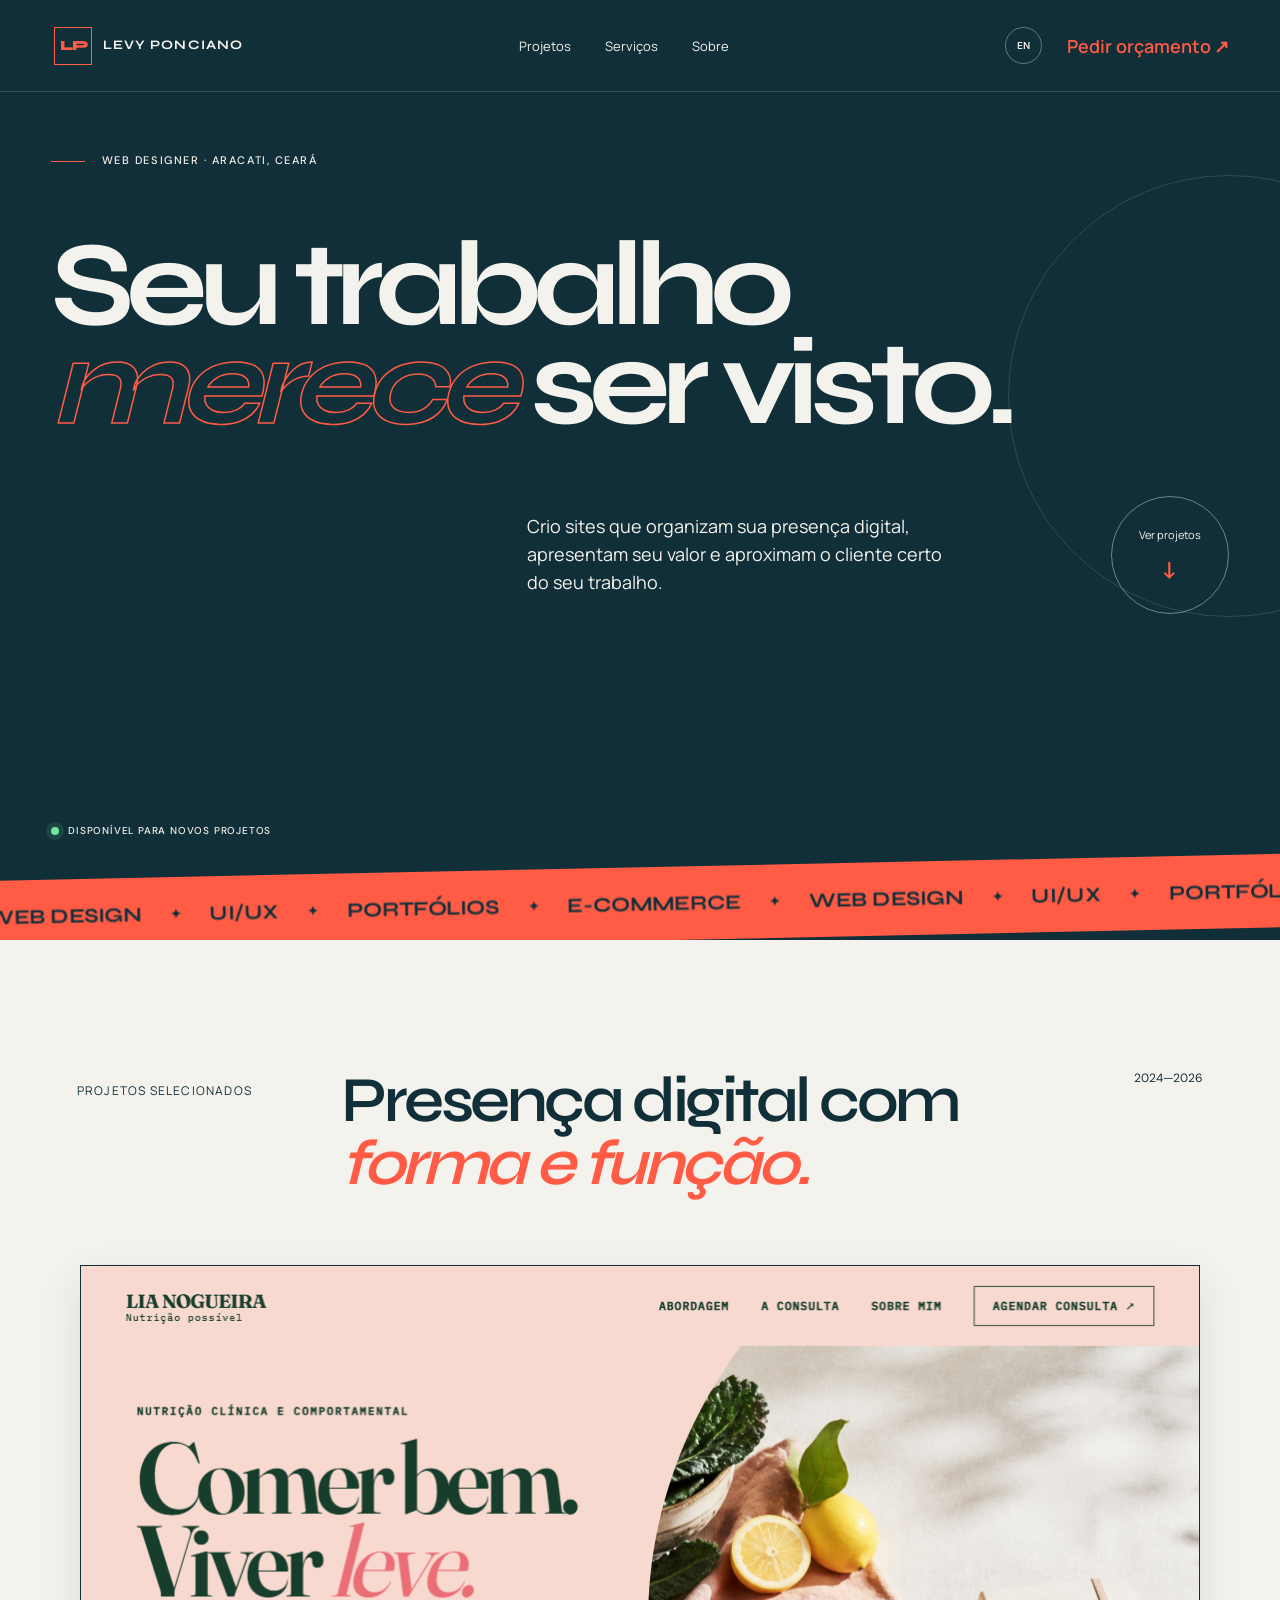
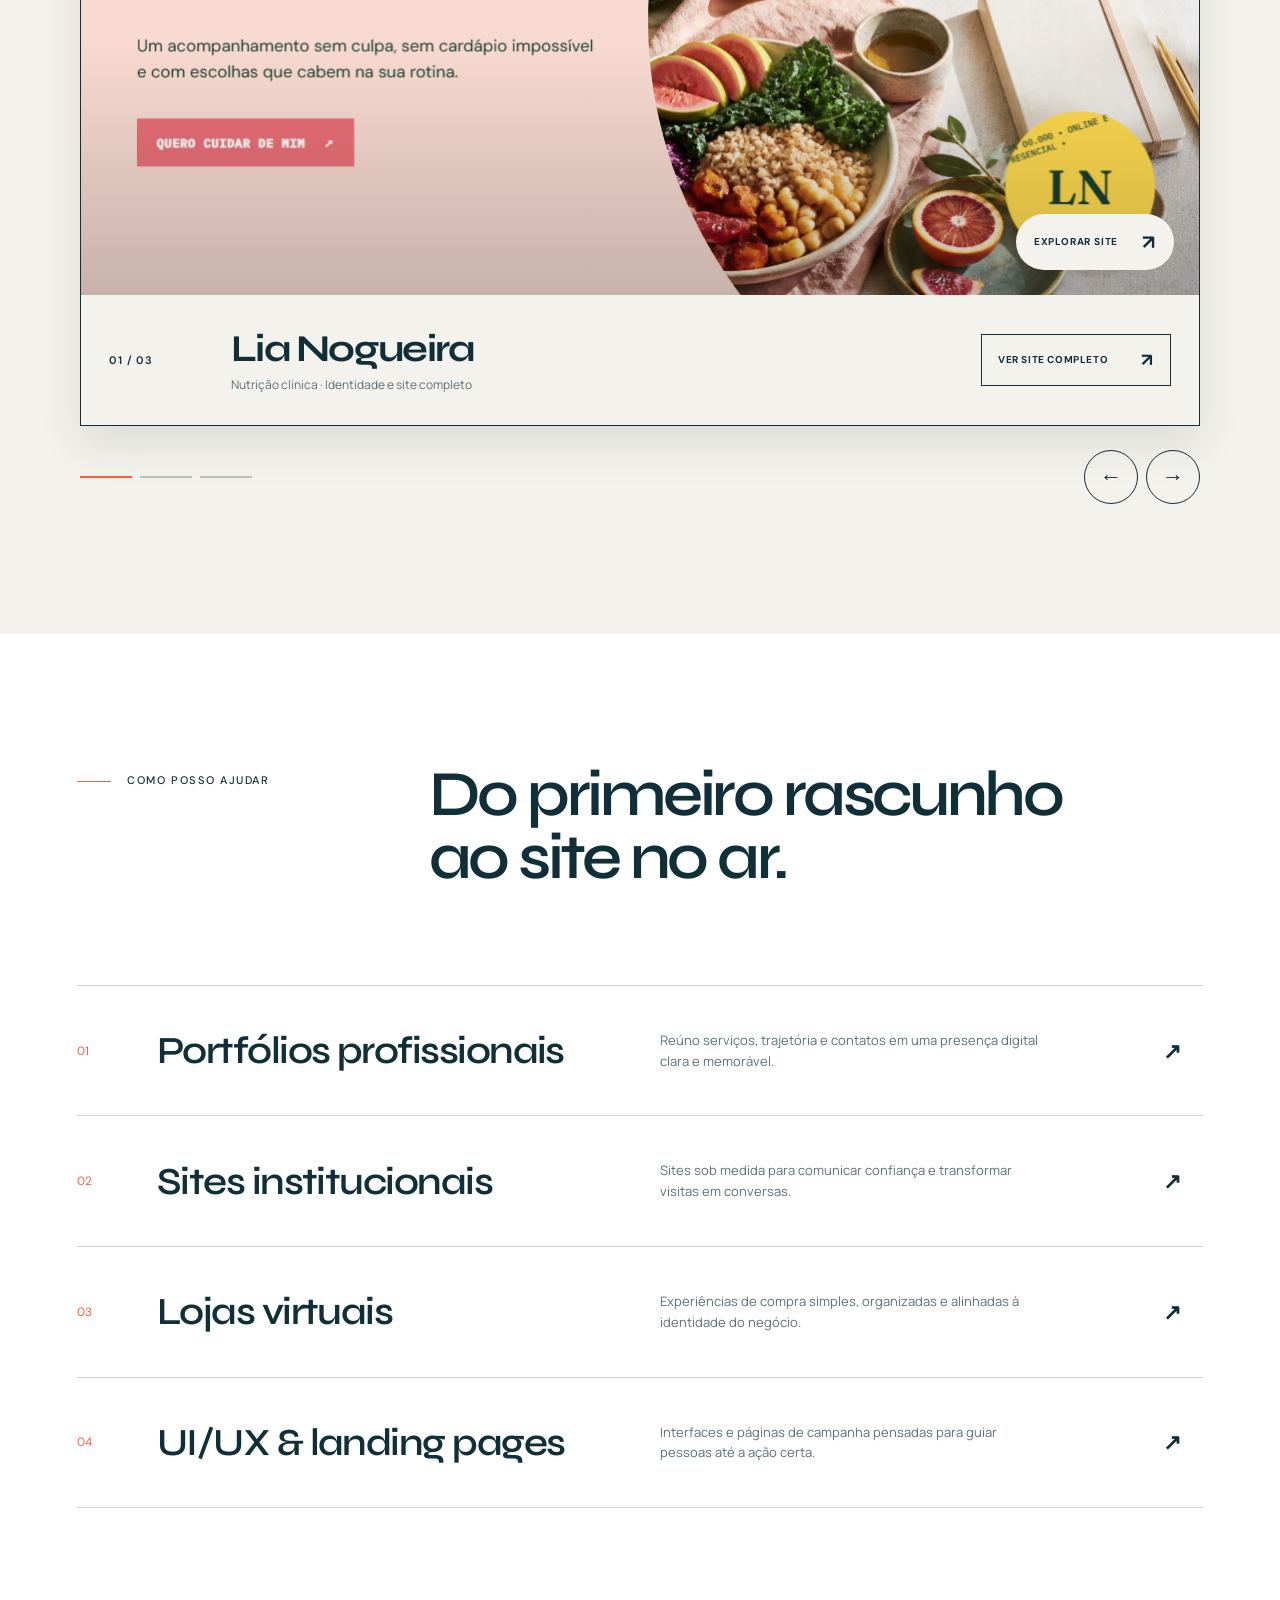
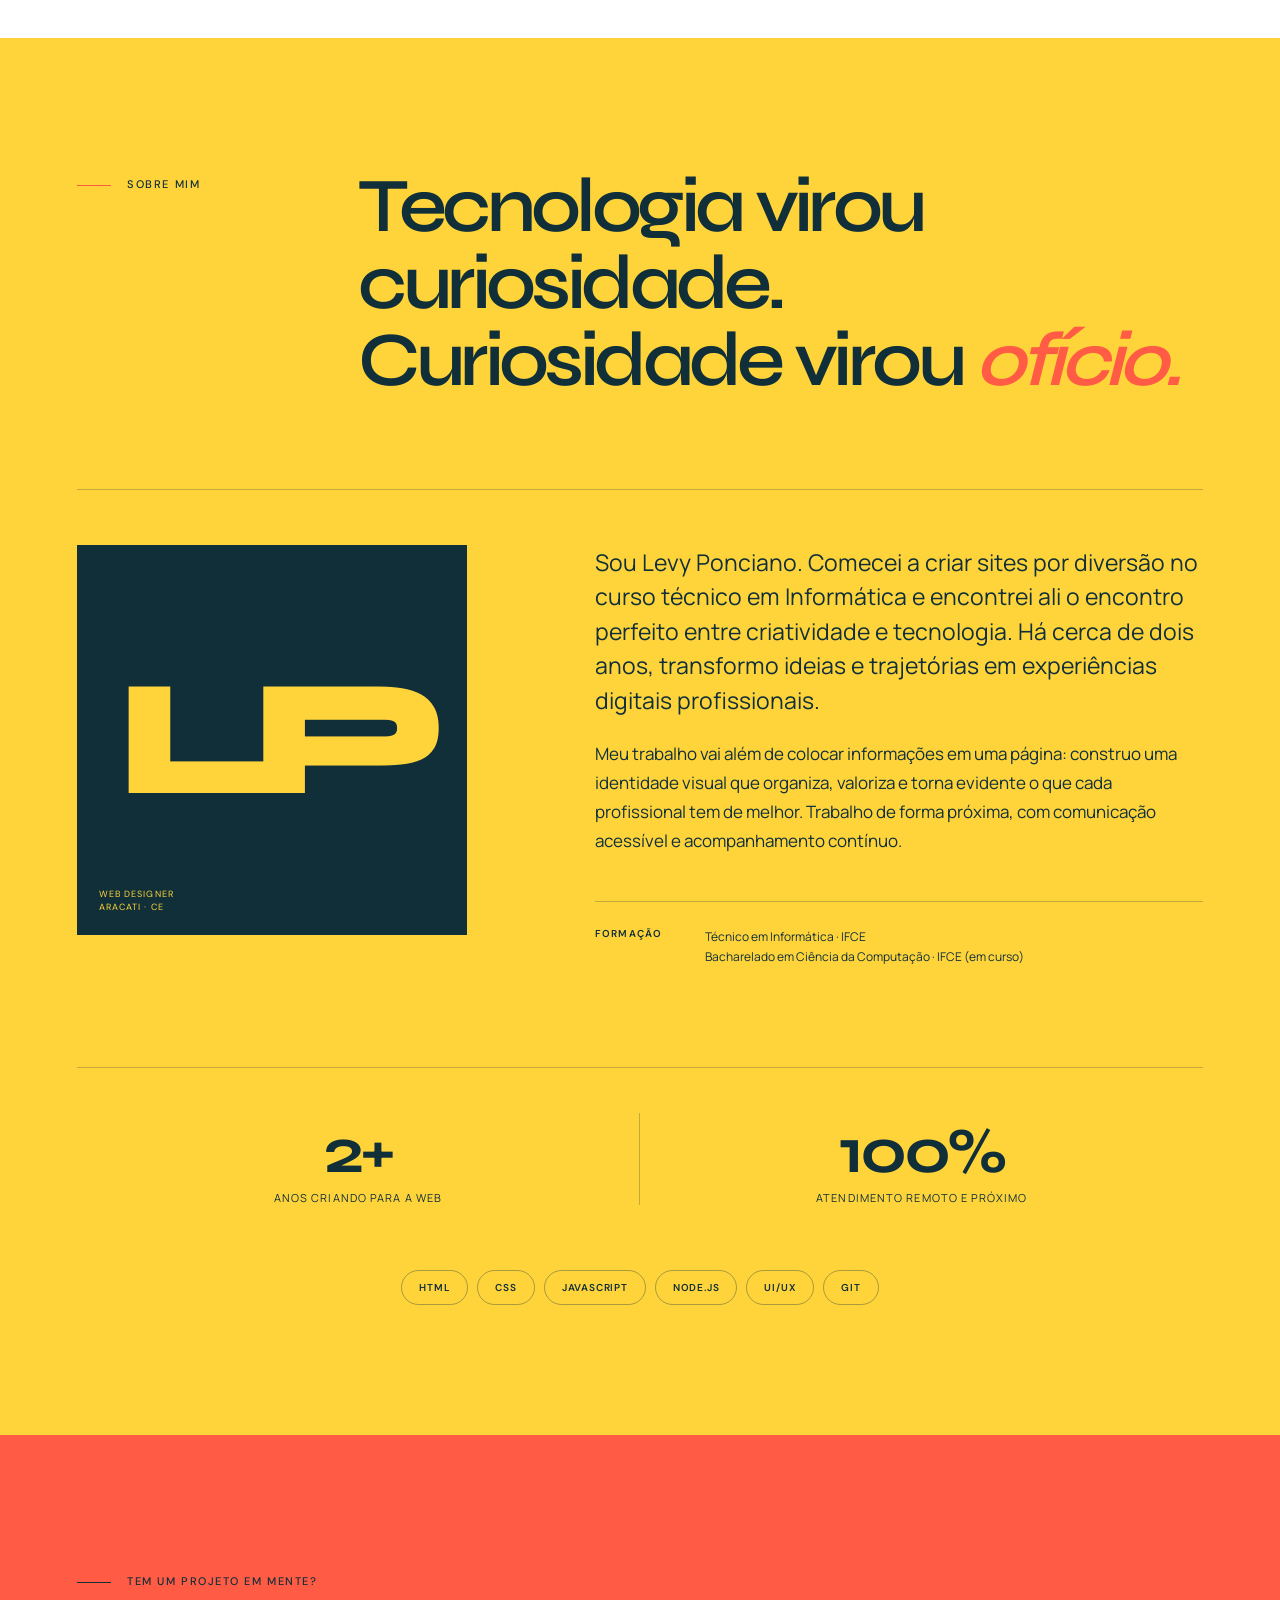
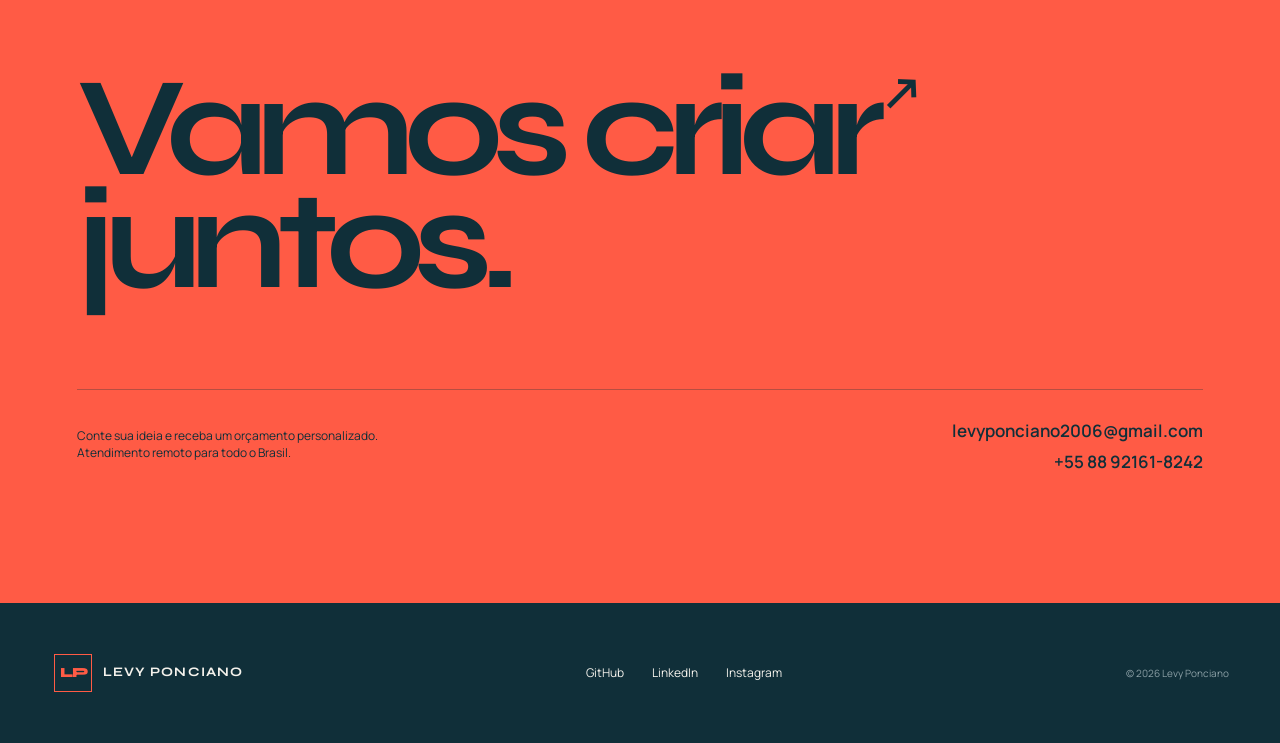
<file: index.html>
<!doctype html>
<html lang="pt-BR">
  <head>
    <meta charset="UTF-8" />
    <meta name="viewport" content="width=device-width,initial-scale=1" />
    <meta
      name="description"
      content="Site Levy — portfólio pessoal de Levy Ponciano, web designer em Aracati, Ceará. Sites profissionais, portfólios e lojas virtuais sob medida."
    />
    <meta name="theme-color" content="#102f39" />
    <title>Site Levy — Portfólio pessoal</title>
    <link rel="icon" href="assets/favicon.svg" type="image/svg+xml" />
    <link rel="preconnect" href="https://fonts.googleapis.com" />
    <link rel="preconnect" href="https://fonts.gstatic.com" crossorigin />
    <link
      href="https://fonts.googleapis.com/css2?family=DM+Sans:wght@400;500;600&family=Manrope:wght@400;500;600;700&family=Syne:wght@600;700;800&display=swap"
      rel="stylesheet"
    />
    <link rel="stylesheet" href="styles.css?v=11" />
  </head>
  <body>
    <div class="cursor-dot" aria-hidden="true"></div>
    <header class="site-header">
      <a class="brand" href="#inicio" aria-label="Levy Ponciano, início"
        ><span class="brand-mark">LP</span
        ><span class="brand-name">LEVY PONCIANO</span></a
      >
      <nav class="desktop-nav" aria-label="Navegação principal">
        <a href="#projetos" data-pt="Projetos" data-en="Work">Projetos</a
        ><a href="#servicos" data-pt="Serviços" data-en="Services">Serviços</a
        ><a href="#sobre" data-pt="Sobre" data-en="About">Sobre</a>
      </nav>
      <div class="header-actions">
        <button
          class="language-button"
          type="button"
          aria-label="Switch to English"
        >
          EN</button
        ><a class="header-cta" href="#contato"
          ><span data-pt="Pedir orçamento" data-en="Request a quote"
            >Pedir orçamento</span
          >
          <b>↗</b></a
        >
      </div>
      <button
        class="menu-button"
        type="button"
        aria-label="Abrir menu"
        aria-expanded="false"
      >
        Menu
      </button>
    </header>
    <main>
      <section class="hero" id="inicio">
        <div
          class="hero-kicker reveal"
          data-pt="Web designer · Aracati, Ceará"
          data-en="Web designer · Aracati, Brazil"
        >
          Web designer · Aracati, Ceará
        </div>
        <h1 class="hero-title reveal">
          <span data-pt="Seu trabalho" data-en="Your work">Seu trabalho</span
          ><br /><span class="outline-word" data-pt="merece" data-en="deserves"
            >merece</span
          >
          <span data-pt="ser visto." data-en="to be seen.">ser visto.</span>
        </h1>
        <div class="hero-bottom reveal">
          <p
            data-pt="Crio sites que organizam sua presença digital, apresentam seu valor e aproximam o cliente certo do seu trabalho."
            data-en="I create websites that organize your digital presence, communicate your value and bring the right clients closer to your work."
          >
            Crio sites que organizam sua presença digital, apresentam seu valor
            e aproximam o cliente certo do seu trabalho.
          </p>
          <a class="round-link" href="#projetos"
            ><span data-pt="Ver projetos" data-en="View work">Ver projetos</span
            ><b>↓</b></a
          >
        </div>
        <div class="availability">
          <i></i
          ><span
            data-pt="Disponível para novos projetos"
            data-en="Available for new projects"
            >Disponível para novos projetos</span
          >
        </div>
        <div class="ticker" aria-label="Especialidades">
          <div class="ticker-track">
            <div class="ticker-group">
              <span>WEB DESIGN</span><i>✦</i><span>UI/UX</span><i>✦</i
              ><span>PORTFÓLIOS</span><i>✦</i><span>E-COMMERCE</span><i>✦</i>
            </div>
            <div class="ticker-group" aria-hidden="true">
              <span>WEB DESIGN</span><i>✦</i><span>UI/UX</span><i>✦</i
              ><span>PORTFÓLIOS</span><i>✦</i><span>E-COMMERCE</span><i>✦</i>
            </div>
          </div>
        </div>
      </section>
      <section class="work section-pad" id="projetos">
        <header class="section-heading reveal">
          <p data-pt="Projetos selecionados" data-en="Selected work">
            Projetos selecionados
          </p>
          <h2>
            <span data-pt="Presença digital com" data-en="Digital presence with"
              >Presença digital com</span
            ><br /><em data-pt="forma e função." data-en="form and function."
              >forma e função.</em
            >
          </h2>
          <span>2024—2026</span>
        </header>
        <div
          class="project-carousel reveal"
          aria-roledescription="carrossel"
          aria-label="Sites em destaque"
        >
          <div class="carousel-viewport">
            <div class="carousel-track">
              <article class="carousel-slide is-active" aria-hidden="false">
                <a
                  class="carousel-image"
                  href="sites/nutricao/index.html"
                  aria-label="Abrir site Lia Nogueira"
                >
                  <img
                    src="assets/projects/nutricao-home.webp"
                    alt="Página inicial do site Lia Nogueira Nutrição"
                    width="1120"
                    height="630"
                    loading="lazy"
                    decoding="async"
                  />
                  <span class="carousel-open">
                    <span data-pt="Explorar site" data-en="Explore website"
                      >Explorar site</span
                    >
                    <b>↗</b>
                  </span>
                </a>
                <div class="carousel-meta">
                  <span class="carousel-number">01 / 03</span>
                  <div>
                    <h3>Lia Nogueira</h3>
                    <p
                      data-pt="Nutrição clínica · Identidade e site completo"
                      data-en="Clinical nutrition · Identity and full website"
                    >
                      Nutrição clínica · Identidade e site completo
                    </p>
                  </div>
                  <a class="project-cta" href="sites/nutricao/index.html">
                    <span
                      data-pt="Ver site completo"
                      data-en="View full website"
                      >Ver site completo</span
                    ><b>↗</b>
                  </a>
                </div>
              </article>
              <article class="carousel-slide" aria-hidden="true">
                <a
                  class="carousel-image"
                  href="sites/advocacia/index.html"
                  aria-label="Abrir site Moura & Salles"
                  tabindex="-1"
                >
                  <img
                    data-src="assets/projects/advocacia-home.webp"
                    alt="Página inicial do site Moura e Salles Advocacia"
                    width="1120"
                    height="630"
                    loading="lazy"
                    decoding="async"
                  />
                  <span class="carousel-open">
                    <span data-pt="Explorar site" data-en="Explore website"
                      >Explorar site</span
                    >
                    <b>↗</b>
                  </span>
                </a>
                <div class="carousel-meta">
                  <span class="carousel-number">02 / 03</span>
                  <div>
                    <h3>Moura & Salles</h3>
                    <p
                      data-pt="Advocacia empresarial · Site institucional"
                      data-en="Business law · Institutional website"
                    >
                      Advocacia empresarial · Site institucional
                    </p>
                  </div>
                  <a
                    class="project-cta"
                    href="sites/advocacia/index.html"
                    tabindex="-1"
                  >
                    <span
                      data-pt="Ver site completo"
                      data-en="View full website"
                      >Ver site completo</span
                    ><b>↗</b>
                  </a>
                </div>
              </article>
              <article class="carousel-slide" aria-hidden="true">
                <a
                  class="carousel-image"
                  href="sites/marketing/index.html"
                  aria-label="Abrir site Pulso"
                  tabindex="-1"
                >
                  <img
                    data-src="assets/projects/marketing-home.webp"
                    alt="Página inicial do site Pulso Marketing e Conteúdo"
                    width="1120"
                    height="630"
                    loading="lazy"
                    decoding="async"
                  />
                  <span class="carousel-open">
                    <span data-pt="Explorar site" data-en="Explore website"
                      >Explorar site</span
                    >
                    <b>↗</b>
                  </span>
                </a>
                <div class="carousel-meta">
                  <span class="carousel-number">03 / 03</span>
                  <div>
                    <h3>Pulso</h3>
                    <p
                      data-pt="Conteúdo e marketing · Direção criativa"
                      data-en="Content and marketing · Creative direction"
                    >
                      Conteúdo e marketing · Direção criativa
                    </p>
                  </div>
                  <a
                    class="project-cta"
                    href="sites/marketing/index.html"
                    tabindex="-1"
                  >
                    <span
                      data-pt="Ver site completo"
                      data-en="View full website"
                      >Ver site completo</span
                    ><b>↗</b>
                  </a>
                </div>
              </article>
            </div>
          </div>
          <div class="carousel-controls">
            <div
              class="carousel-dots"
              role="tablist"
              aria-label="Escolher site"
            >
              <button
                class="is-active"
                type="button"
                data-slide="0"
                aria-label="Mostrar Lia Nogueira"
                aria-current="true"
              >
                <span></span>
              </button>
              <button
                type="button"
                data-slide="1"
                aria-label="Mostrar Moura e Salles"
              >
                <span></span>
              </button>
              <button type="button" data-slide="2" aria-label="Mostrar Pulso">
                <span></span>
              </button>
            </div>
            <div class="carousel-arrows">
              <button
                class="carousel-prev"
                type="button"
                aria-label="Projeto anterior"
              >
                ←
              </button>
              <button
                class="carousel-next"
                type="button"
                aria-label="Próximo projeto"
              >
                →
              </button>
            </div>
          </div>
          <p class="carousel-status" aria-live="polite" aria-atomic="true"></p>
        </div>
        <article class="featured-case reveal">
          <a
            class="case-image project-nutri project-link"
            href="sites/nutricao/index.html"
            aria-label="Abrir projeto Lia Nogueira, nutrição"
          >
            <span
              class="case-badge"
              data-pt="Projeto conceito"
              data-en="Concept project"
              >Projeto conceito</span
            >
            <div class="browser-mockup">
              <div class="browser-bar">
                <i></i><i></i><i></i><small>nutrircomleveza.com.br</small>
              </div>
              <div class="nutri-page">
                <p>NUTRIR</p>
                <h3
                  data-pt="Saúde que cabe<br>na vida real."
                  data-en="Health that fits<br>real life."
                >
                  Saúde que cabe<br />na vida real.
                </h3>
                <button
                  data-pt="Agende sua consulta"
                  data-en="Book an appointment"
                >
                  Agende sua consulta
                </button>
                <div class="food-circle">N</div>
              </div>
            </div>
            <span class="case-arrow project-preview-cta">
              <span data-pt="Abrir site" data-en="Open website"
                >Abrir site</span
              >
              <b>↗</b>
            </span>
          </a>
          <div class="case-meta">
            <div>
              <span>Lia Nogueira — Nutrição possível</span>
              <p
                data-pt="Portfólio profissional · Nutrição · Agendamento"
                data-en="Professional portfolio · Nutrition · Booking"
              >
                Portfólio profissional · Nutrição · Agendamento
              </p>
            </div>
            <a class="project-cta" href="sites/nutricao/index.html">
              <span data-pt="Ver site completo" data-en="View full website"
                >Ver site completo</span
              >
              <b>↗</b>
            </a>
            <strong
              >01<small
                data-pt="Identidade e site completo"
                data-en="Identity and complete website"
                >Identidade e site completo</small
              ></strong
            >
          </div>
        </article>
        <div class="case-grid">
          <article class="mini-case reveal">
            <a
              class="graphic-card legal project-link"
              href="sites/advocacia/index.html"
              aria-label="Abrir projeto Moura & Salles Advocacia"
            >
              <span
                class="card-label"
                data-pt="Projeto conceito"
                data-en="Concept project"
                >Projeto conceito</span
              ><span class="legal-monogram">MS</span>
              <p
                class="legal-title"
                data-pt="Clareza para<br>decisões importantes."
                data-en="Clarity for<br>important decisions."
              >
                Clareza para<br />decisões importantes.
              </p>
              <div class="legal-rule"></div>
              <small>MOURA & SALLES · ADVOCACIA</small>
              <span class="project-preview-cta">
                <span data-pt="Abrir site" data-en="Open website"
                  >Abrir site</span
                >
                <b>↗</b>
              </span>
            </a>
            <div class="mini-meta">
              <h3>Moura & Salles</h3>
              <p
                data-pt="Site institucional · Advocacia"
                data-en="Institutional website · Law"
              >
                Site institucional · Advocacia
              </p>
              <a class="project-cta" href="sites/advocacia/index.html">
                <span data-pt="Ver site completo" data-en="View full website"
                  >Ver site completo</span
                >
                <b>↗</b>
              </a>
            </div>
          </article>
          <article class="mini-case reveal">
            <a
              class="graphic-card marketing-card project-link"
              href="sites/marketing/index.html"
              aria-label="Abrir projeto Pulso, conteúdo e marketing"
            >
              <span
                class="card-label"
                data-pt="Projeto conceito"
                data-en="Concept project"
                >Projeto conceito</span
              >
              <p class="marketing-logo">PULSO®</p>
              <div class="marketing-orbit"></div>
              <p
                class="marketing-copy"
                data-pt="Ideias que<br>ganham pulso."
                data-en="Ideas that<br>gain momentum."
              >
                Ideias que<br />ganham pulso.
              </p>
              <span class="project-preview-cta">
                <span data-pt="Abrir site" data-en="Open website"
                  >Abrir site</span
                >
                <b>↗</b>
              </span>
            </a>
            <div class="mini-meta">
              <h3>Pulso</h3>
              <p
                data-pt="Conteúdo · Marketing · Direção criativa"
                data-en="Content · Marketing · Creative direction"
              >
                Conteúdo · Marketing · Direção criativa
              </p>
              <a class="project-cta" href="sites/marketing/index.html">
                <span data-pt="Ver site completo" data-en="View full website"
                  >Ver site completo</span
                >
                <b>↗</b>
              </a>
            </div>
          </article>
        </div>
        <p
          class="concept-note reveal"
          data-pt="Os projetos apresentados são estudos conceituais criados para demonstrar possibilidades de direção visual e aplicação."
          data-en="These projects are concept studies created to demonstrate visual direction and application possibilities."
        >
          Os projetos apresentados são estudos conceituais criados para
          demonstrar possibilidades de direção visual e aplicação.
        </p>
      </section>
      <section class="services section-pad" id="servicos">
        <div class="services-intro reveal">
          <p
            class="eyebrow"
            data-pt="Como posso ajudar"
            data-en="How I can help"
          >
            Como posso ajudar
          </p>
          <h2
            data-pt="Do primeiro rascunho<br>ao site no ar."
            data-en="From the first sketch<br>to a live website."
          >
            Do primeiro rascunho<br />ao site no ar.
          </h2>
        </div>
        <div class="service-list">
          <article class="service-item reveal">
            <span>01</span>
            <h3
              data-pt="Portfólios profissionais"
              data-en="Professional portfolios"
            >
              Portfólios profissionais
            </h3>
            <p
              data-pt="Reúno serviços, trajetória e contatos em uma presença digital clara e memorável."
              data-en="I bring services, experience and contacts together in a clear, memorable digital presence."
            >
              Reúno serviços, trajetória e contatos em uma presença digital
              clara e memorável.
            </p>
            <b>↗</b>
          </article>
          <article class="service-item reveal">
            <span>02</span>
            <h3 data-pt="Sites institucionais" data-en="Institutional websites">
              Sites institucionais
            </h3>
            <p
              data-pt="Sites sob medida para comunicar confiança e transformar visitas em conversas."
              data-en="Bespoke websites designed to build trust and turn visits into conversations."
            >
              Sites sob medida para comunicar confiança e transformar visitas em
              conversas.
            </p>
            <b>↗</b>
          </article>
          <article class="service-item reveal">
            <span>03</span>
            <h3 data-pt="Lojas virtuais" data-en="Online stores">
              Lojas virtuais
            </h3>
            <p
              data-pt="Experiências de compra simples, organizadas e alinhadas à identidade do negócio."
              data-en="Simple, organized shopping experiences aligned with your business identity."
            >
              Experiências de compra simples, organizadas e alinhadas à
              identidade do negócio.
            </p>
            <b>↗</b>
          </article>
          <article class="service-item reveal">
            <span>04</span>
            <h3>UI/UX & landing pages</h3>
            <p
              data-pt="Interfaces e páginas de campanha pensadas para guiar pessoas até a ação certa."
              data-en="Interfaces and campaign pages designed to guide people toward the right action."
            >
              Interfaces e páginas de campanha pensadas para guiar pessoas até a
              ação certa.
            </p>
            <b>↗</b>
          </article>
        </div>
      </section>
      <section class="about section-pad" id="sobre">
        <div class="about-top">
          <p class="eyebrow reveal" data-pt="Sobre mim" data-en="About me">
            Sobre mim
          </p>
          <blockquote class="reveal">
            <span
              data-pt="Tecnologia virou curiosidade.<br>Curiosidade virou"
              data-en="Technology became curiosity.<br>Curiosity became"
              >Tecnologia virou curiosidade.<br />Curiosidade virou</span
            >
            <em data-pt="ofício." data-en="craft.">ofício.</em>
          </blockquote>
        </div>
        <div class="about-grid">
          <div class="portrait-mark reveal">
            <span>LP</span><small>WEB DESIGNER<br />ARACATI · CE</small>
          </div>
          <div class="about-copy reveal">
            <p
              data-pt="Sou Levy Ponciano. Comecei a criar sites por diversão no curso técnico em Informática e encontrei ali o encontro perfeito entre criatividade e tecnologia. Há cerca de dois anos, transformo ideias e trajetórias em experiências digitais profissionais."
              data-en="I'm Levy Ponciano. I started building websites for fun during my IT technical course and found the perfect meeting point between creativity and technology. For nearly two years, I've turned ideas and careers into professional digital experiences."
            >
              Sou Levy Ponciano. Comecei a criar sites por diversão no curso
              técnico em Informática e encontrei ali o encontro perfeito entre
              criatividade e tecnologia. Há cerca de dois anos, transformo
              ideias e trajetórias em experiências digitais profissionais.
            </p>
            <p
              data-pt="Meu trabalho vai além de colocar informações em uma página: construo uma identidade visual que organiza, valoriza e torna evidente o que cada profissional tem de melhor. Trabalho de forma próxima, com comunicação acessível e acompanhamento contínuo."
              data-en="My work goes beyond putting information on a page: I build a visual identity that organizes, elevates and makes each professional's strengths evident. I work closely with every client, offering accessible communication and continuous support."
            >
              Meu trabalho vai além de colocar informações em uma página:
              construo uma identidade visual que organiza, valoriza e torna
              evidente o que cada profissional tem de melhor. Trabalho de forma
              próxima, com comunicação acessível e acompanhamento contínuo.
            </p>
            <div class="education">
              <span data-pt="Formação" data-en="Education">Formação</span>
              <p
                data-pt="Técnico em Informática · IFCE<br>Bacharelado em Ciência da Computação · IFCE (em curso)"
                data-en="IT Technician · IFCE<br>B.Sc. in Computer Science · IFCE (ongoing)"
              >
                Técnico em Informática · IFCE<br />Bacharelado em Ciência da
                Computação · IFCE (em curso)
              </p>
            </div>
          </div>
        </div>
        <div class="numbers">
          <div class="reveal">
            <strong>2+</strong
            ><span
              data-pt="anos criando para a web"
              data-en="years building for the web"
              >anos criando para a web</span
            >
          </div>
          <div class="reveal">
            <strong>100%</strong
            ><span
              data-pt="atendimento remoto e próximo"
              data-en="remote and personal service"
              >atendimento remoto e próximo</span
            >
          </div>
        </div>
        <div class="stack reveal">
          <span>HTML</span><span>CSS</span><span>JAVASCRIPT</span
          ><span>NODE.JS</span><span>UI/UX</span><span>GIT</span>
        </div>
      </section>
      <section class="contact section-pad" id="contato">
        <p
          class="eyebrow reveal"
          data-pt="Tem um projeto em mente?"
          data-en="Have a project in mind?"
        >
          Tem um projeto em mente?
        </p>
        <a
          href="https://wa.me/5588921618242?text=Ol%C3%A1%2C%20Levy!%20Gostaria%20de%20conversar%20sobre%20um%20site."
          class="contact-link reveal"
          target="_blank"
          rel="noopener"
          ><span data-pt="Vamos criar" data-en="Let's create">Vamos criar</span
          ><br /><span data-pt="juntos." data-en="together.">juntos.</span
          ><b>↗</b></a
        >
        <div class="contact-bottom">
          <p
            data-pt="Conte sua ideia e receba um orçamento personalizado.<br>Atendimento remoto para todo o Brasil."
            data-en="Share your idea and receive a personalized quote.<br>Remote service throughout Brazil."
          >
            Conte sua ideia e receba um orçamento personalizado.<br />Atendimento
            remoto para todo o Brasil.
          </p>
          <div>
            <a href="mailto:levyponciano2006@gmail.com"
              >levyponciano2006@gmail.com</a
            ><a href="tel:+5588921618242">+55 88 92161-8242</a>
          </div>
        </div>
      </section>
    </main>
    <footer>
      <a class="brand" href="#inicio"
        ><span class="brand-mark">LP</span
        ><span class="brand-name">LEVY PONCIANO</span></a
      >
      <div>
        <a href="https://github.com/levyponciano" target="_blank" rel="noopener"
          >GitHub</a
        ><a
          href="https://www.linkedin.com/in/pedro-levy-ponciano-lopes-835797256/"
          target="_blank"
          rel="noopener"
          >LinkedIn</a
        ><a
          href="https://instagram.com/levyponcianoo"
          target="_blank"
          rel="noopener"
          >Instagram</a
        >
      </div>
      <p>© 2026 Levy Ponciano</p>
    </footer>
    <script src="script.js?v=8"></script>
  </body>
</html>
</file>
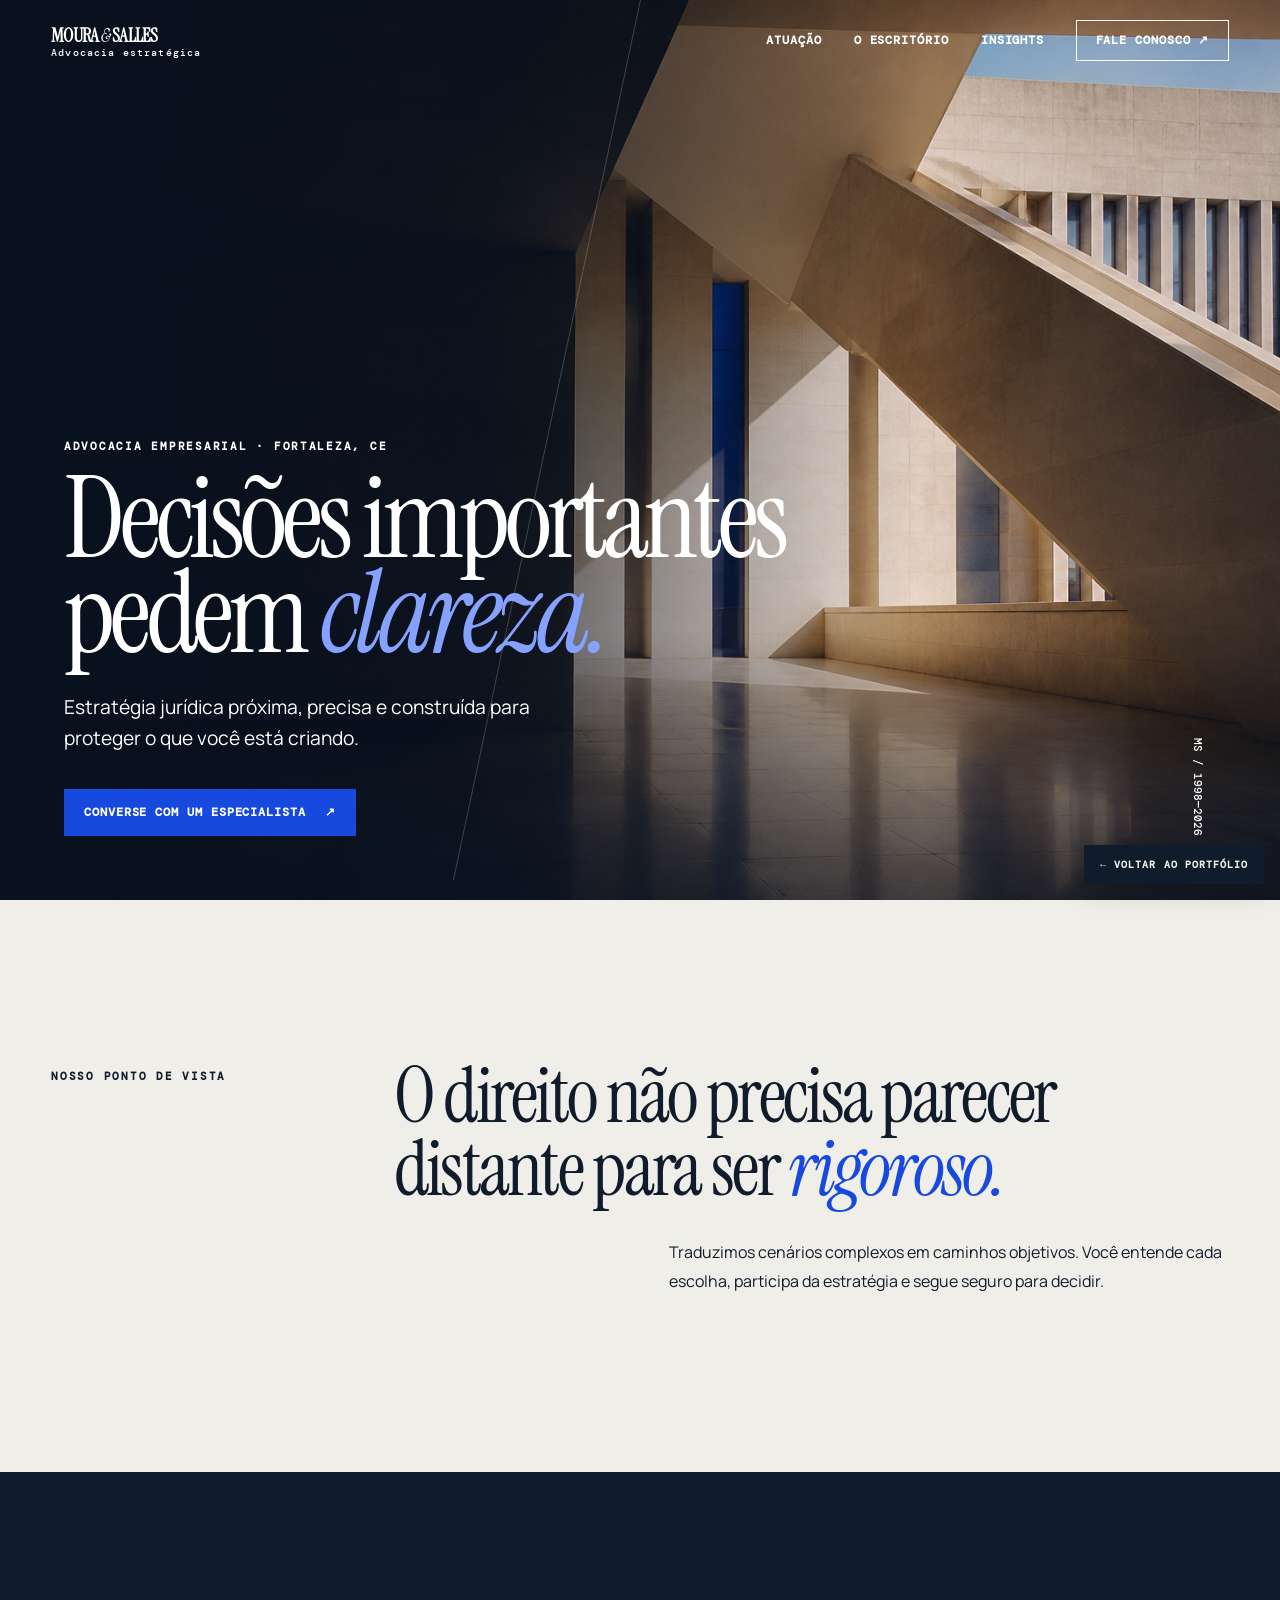
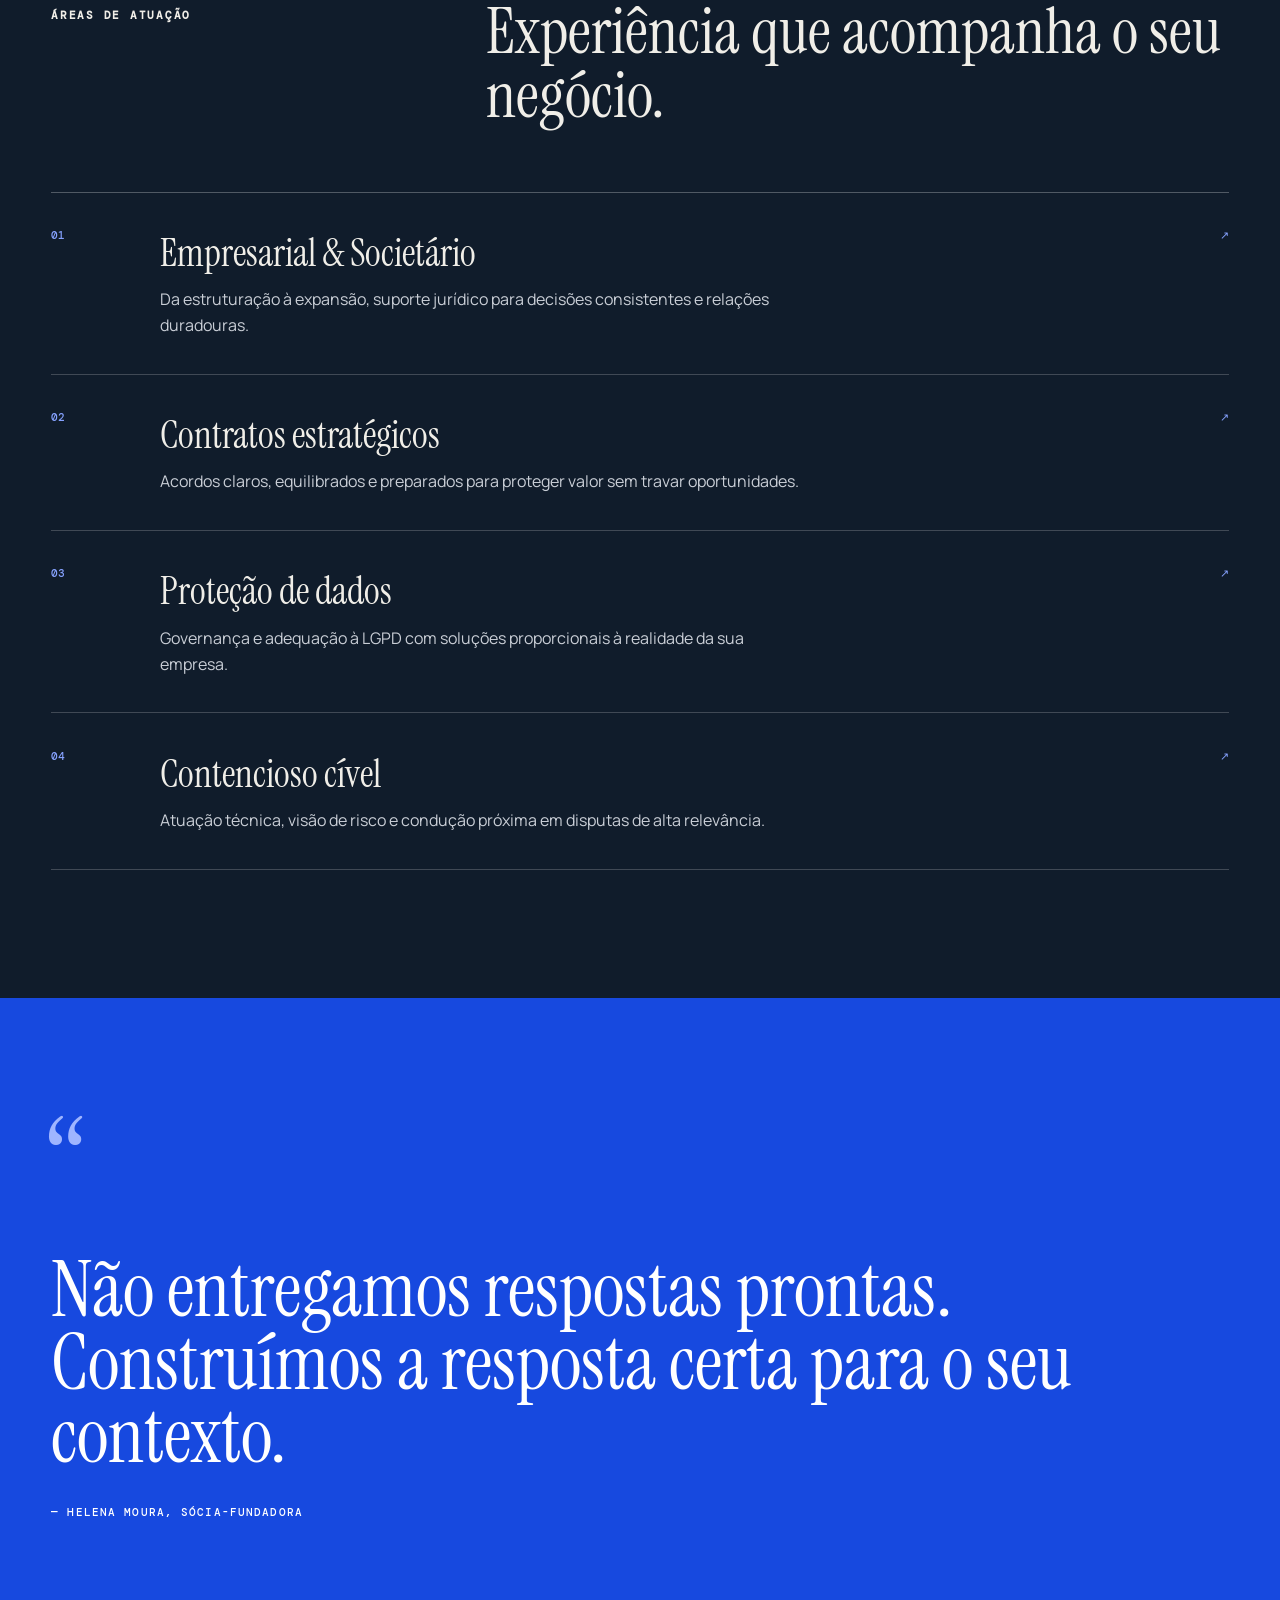
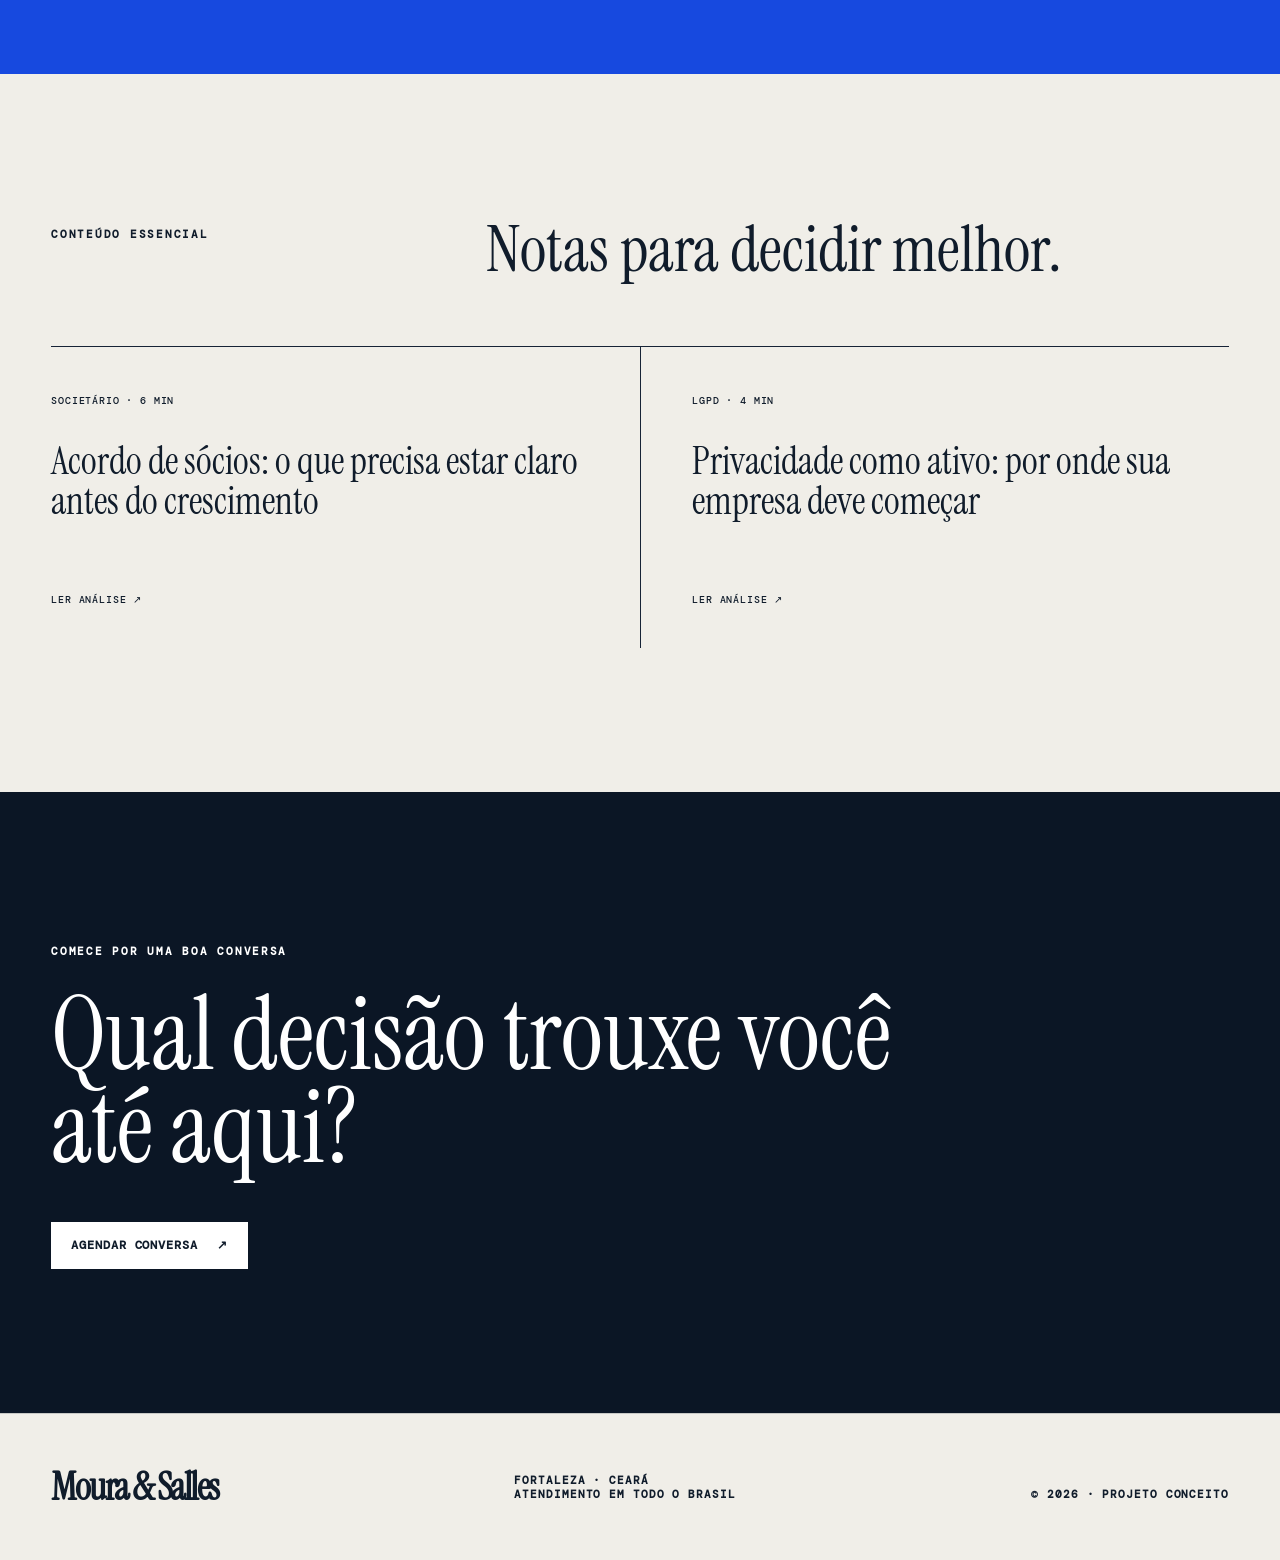
<file: sites/advocacia/index.html>
<!doctype html>
<html lang="pt-BR">
  <head>
    <meta charset="utf-8" />
    <meta name="viewport" content="width=device-width,initial-scale=1" />
    <meta
      name="description"
      content="Moura & Salles — advocacia estratégica com clareza e proximidade."
    />
    <title>Moura & Salles | Advocacia estratégica</title>
    <link rel="icon" href="../../assets/favicon.svg" type="image/svg+xml" />
    <link rel="preconnect" href="https://fonts.googleapis.com" />
    <link rel="preconnect" href="https://fonts.gstatic.com" crossorigin />
    <link
      href="https://fonts.googleapis.com/css2?family=DM+Mono:wght@400;500&family=Instrument+Serif:ital@0;1&family=Manrope:wght@400;500;600;700&display=swap"
      rel="stylesheet"
    />
    <link rel="stylesheet" href="../shared/base.css" />
    <link rel="stylesheet" href="styles.css" />
  </head>
  <body>
    <a class="skip" href="#conteudo">Ir ao conteúdo</a>
    <header class="demo-header">
      <a class="demo-logo" href="#inicio"
        >MOURA <i>&</i> SALLES<small>Advocacia estratégica</small></a
      ><button
        class="menu-toggle"
        aria-expanded="false"
        aria-label="Abrir menu"
      >
        Menu
      </button>
      <nav class="demo-nav">
        <a href="#atuacao">Atuação</a><a href="#escritorio">O escritório</a
        ><a href="#insights">Insights</a
        ><a class="nav-cta" href="#contato">Fale conosco ↗</a>
      </nav>
    </header>
    <main id="conteudo">
      <section class="legal-hero" id="inicio">
        <div class="legal-line"></div>
        <div class="hero-copy" data-reveal>
          <p class="eyebrow">Advocacia empresarial · Fortaleza, CE</p>
          <h1>Decisões importantes pedem <em>clareza.</em></h1>
          <p>
            Estratégia jurídica próxima, precisa e construída para proteger o
            que você está criando.
          </p>
          <a class="button" href="#contato"
            >Converse com um especialista <span>↗</span></a
          >
        </div>
        <p class="hero-index">MS / 1998—2026</p>
      </section>
      <section class="manifesto section-shell" id="escritorio">
        <p class="eyebrow" data-reveal>Nosso ponto de vista</p>
        <div data-reveal>
          <h2>
            O direito não precisa parecer distante para ser <em>rigoroso.</em>
          </h2>
          <p>
            Traduzimos cenários complexos em caminhos objetivos. Você entende
            cada escolha, participa da estratégia e segue seguro para decidir.
          </p>
        </div>
      </section>
      <section class="practice" id="atuacao">
        <div class="section-shell">
          <header data-reveal>
            <p class="eyebrow">Áreas de atuação</p>
            <h2>Experiência que acompanha o seu negócio.</h2>
          </header>
          <div class="practice-list">
            <article data-reveal>
              <span>01</span>
              <div>
                <h3>Empresarial & Societário</h3>
                <p>
                  Da estruturação à expansão, suporte jurídico para decisões
                  consistentes e relações duradouras.
                </p>
              </div>
              <b>↗</b>
            </article>
            <article data-reveal>
              <span>02</span>
              <div>
                <h3>Contratos estratégicos</h3>
                <p>
                  Acordos claros, equilibrados e preparados para proteger valor
                  sem travar oportunidades.
                </p>
              </div>
              <b>↗</b>
            </article>
            <article data-reveal>
              <span>03</span>
              <div>
                <h3>Proteção de dados</h3>
                <p>
                  Governança e adequação à LGPD com soluções proporcionais à
                  realidade da sua empresa.
                </p>
              </div>
              <b>↗</b>
            </article>
            <article data-reveal>
              <span>04</span>
              <div>
                <h3>Contencioso cível</h3>
                <p>
                  Atuação técnica, visão de risco e condução próxima em disputas
                  de alta relevância.
                </p>
              </div>
              <b>↗</b>
            </article>
          </div>
        </div>
      </section>
      <section class="legal-quote">
        <div class="section-shell" data-reveal>
          <span>“</span>
          <blockquote>
            Não entregamos respostas prontas. Construímos a resposta certa para
            o seu contexto.
          </blockquote>
          <p>— Helena Moura, sócia-fundadora</p>
        </div>
      </section>
      <section class="insights section-shell" id="insights">
        <header data-reveal>
          <p class="eyebrow">Conteúdo essencial</p>
          <h2>Notas para decidir melhor.</h2>
        </header>
        <div class="insight-grid">
          <article data-reveal>
            <small>Societário · 6 min</small>
            <h3>
              Acordo de sócios: o que precisa estar claro antes do crescimento
            </h3>
            <a href="#contato">Ler análise ↗</a>
          </article>
          <article data-reveal>
            <small>LGPD · 4 min</small>
            <h3>Privacidade como ativo: por onde sua empresa deve começar</h3>
            <a href="#contato">Ler análise ↗</a>
          </article>
        </div>
      </section>
      <section class="legal-contact" id="contato">
        <div class="section-shell" data-reveal>
          <p class="eyebrow">Comece por uma boa conversa</p>
          <h2>Qual decisão trouxe você até aqui?</h2>
          <a
            class="button"
            href="https://wa.me/5588921618242?text=Olá%2C%20gostaria%20de%20um%20site%20como%20o%20projeto%20de%20advocacia."
            target="_blank"
            rel="noopener"
            >Agendar conversa <span>↗</span></a
          >
        </div>
      </section>
    </main>
    <footer class="demo-footer">
      <strong>Moura & Salles</strong>
      <p>Fortaleza · Ceará<br />Atendimento em todo o Brasil</p>
      <p>© <span data-year></span> · Projeto conceito</p>
    </footer>
    <a class="back-portfolio" href="../../index.html#projetos"
      >← Voltar ao portfólio</a
    >
    <script src="../shared/demo.js"></script>
  </body>
</html>
</file>
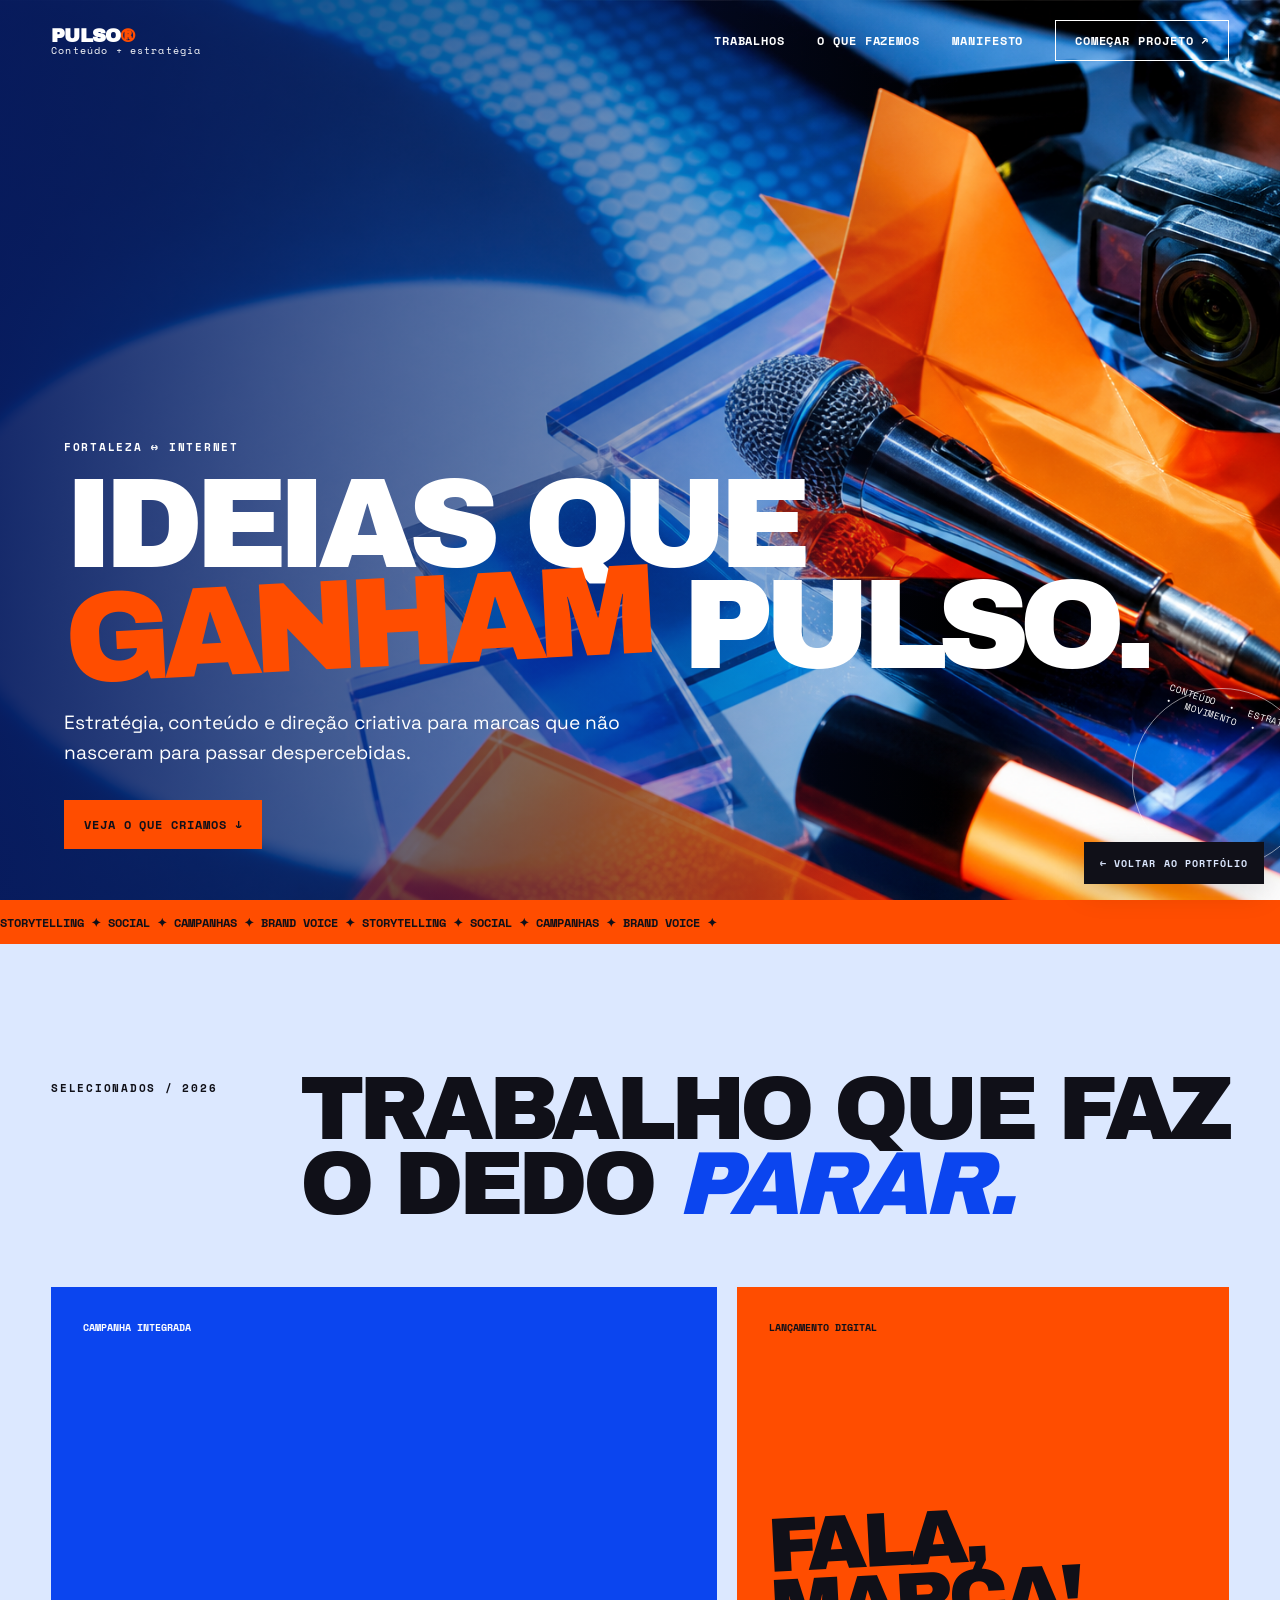
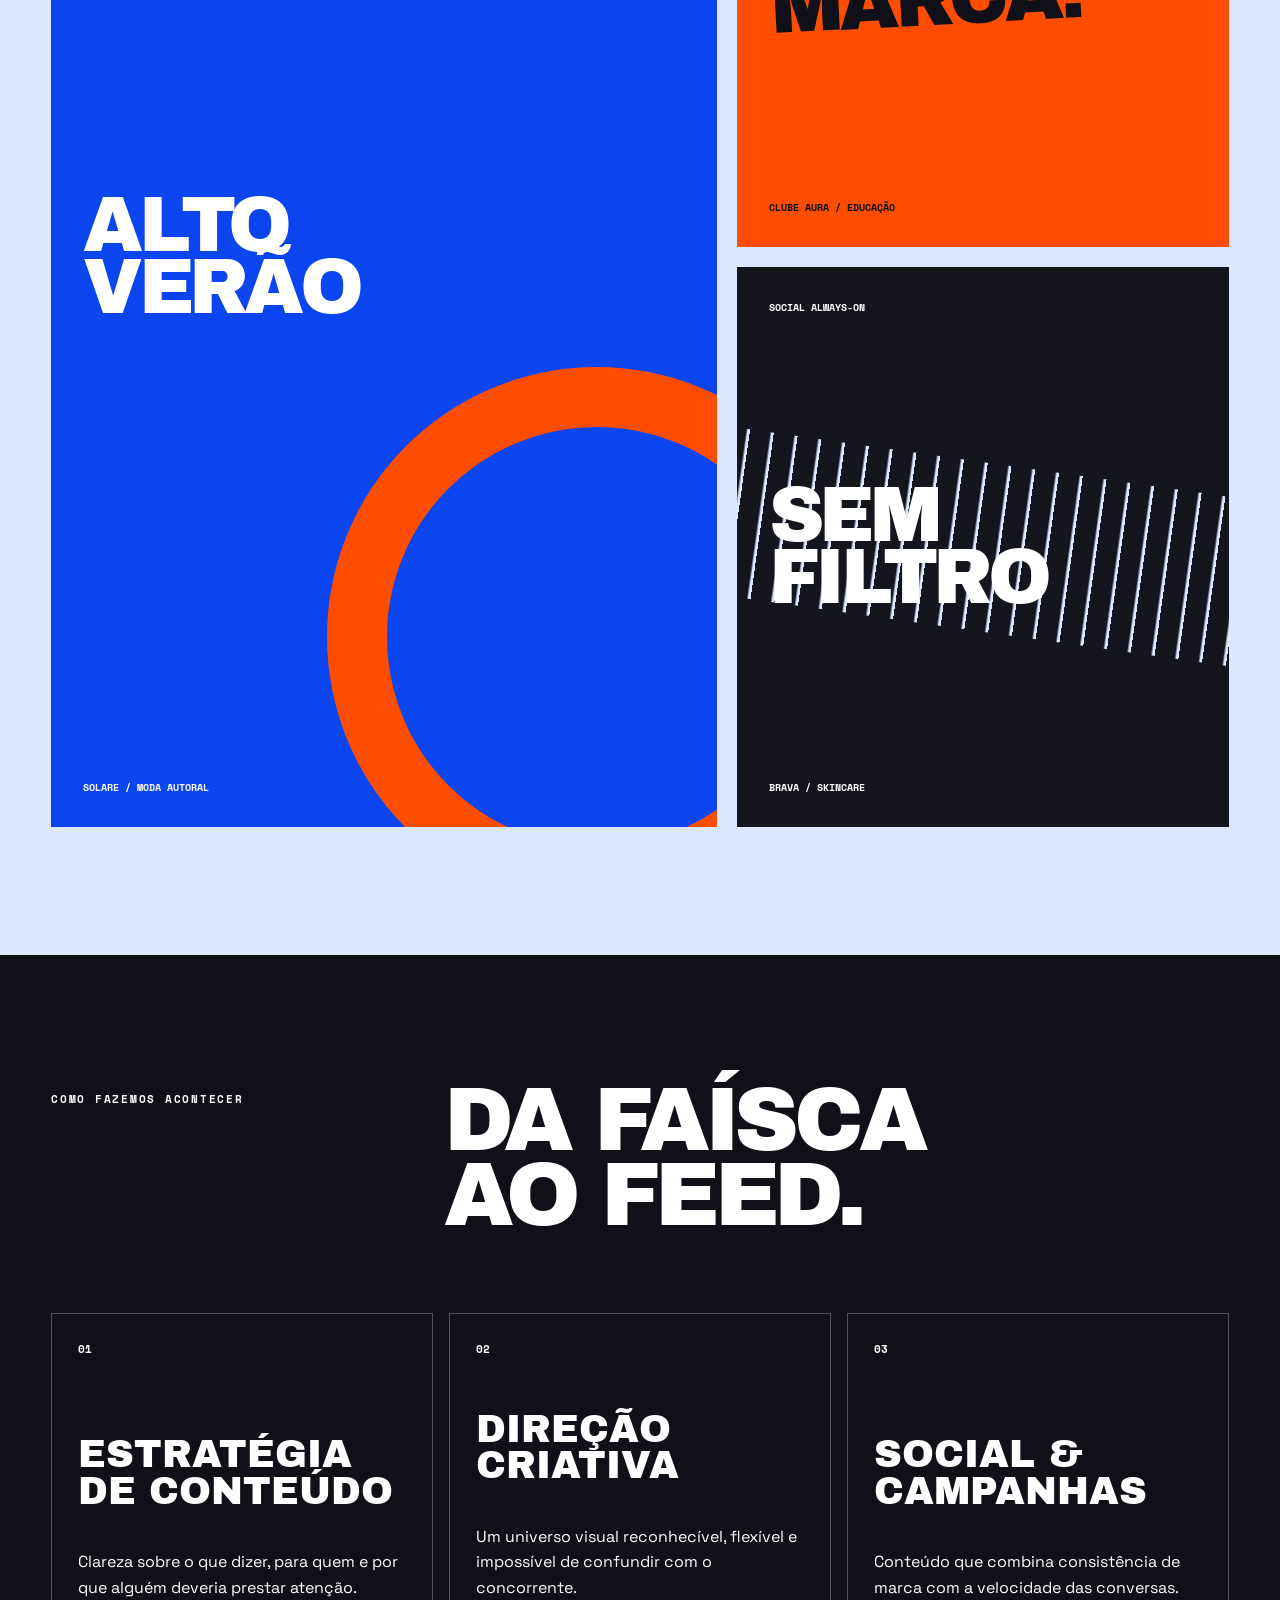
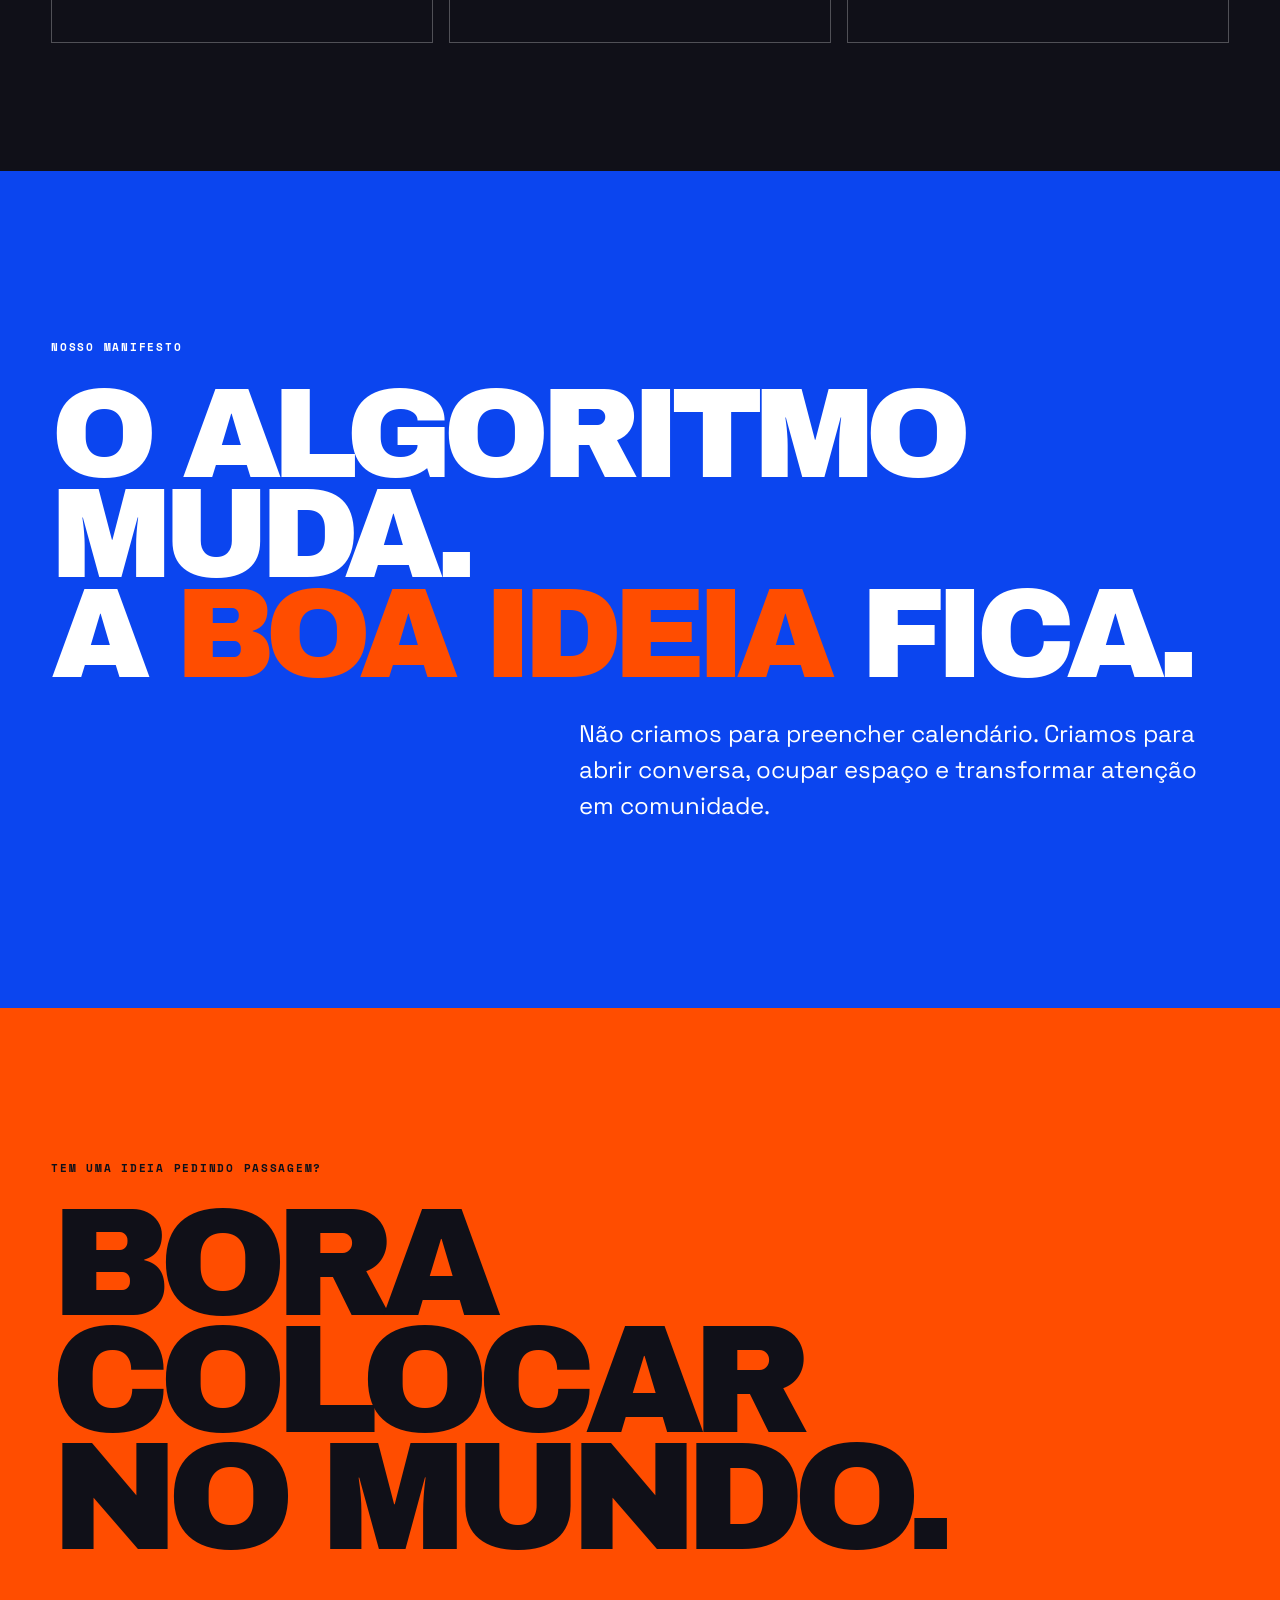
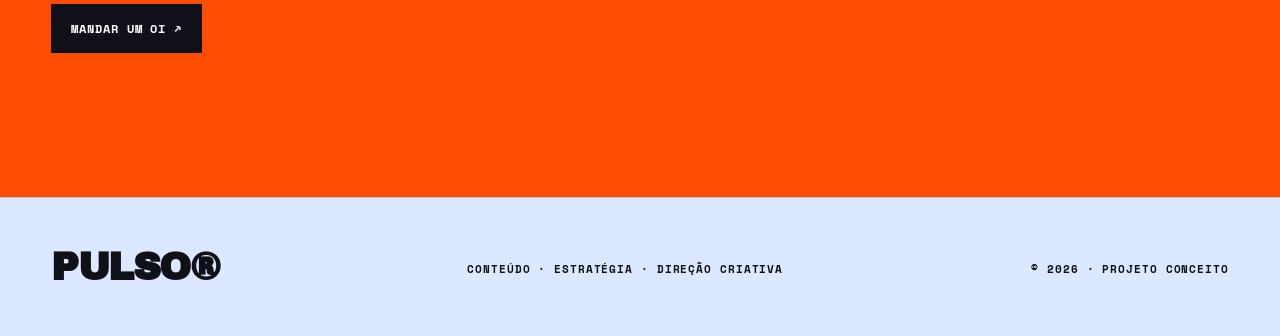
<file: sites/marketing/index.html>
<!doctype html>
<html lang="pt-BR">
  <head>
    <meta charset="utf-8" />
    <meta name="viewport" content="width=device-width,initial-scale=1" />
    <meta
      name="description"
      content="Pulso — conteúdo e estratégia para marcas que querem ser lembradas."
    />
    <title>Pulso | Conteúdo que movimenta</title>
    <link rel="icon" href="../../assets/favicon.svg" type="image/svg+xml" />
    <link rel="preconnect" href="https://fonts.googleapis.com" />
    <link rel="preconnect" href="https://fonts.gstatic.com" crossorigin />
    <link
      href="https://fonts.googleapis.com/css2?family=Archivo+Black&family=Space+Grotesk:wght@400;500;600;700&family=Space+Mono:wght@400;700&display=swap"
      rel="stylesheet"
    />
    <link rel="stylesheet" href="../shared/base.css" />
    <link rel="stylesheet" href="styles.css" />
  </head>
  <body>
    <a class="skip" href="#conteudo">Ir ao conteúdo</a>
    <header class="demo-header">
      <a class="demo-logo" href="#inicio"
        >PULSO<span>®</span><small>Conteúdo + estratégia</small></a
      ><button
        class="menu-toggle"
        aria-expanded="false"
        aria-label="Abrir menu"
      >
        Menu
      </button>
      <nav class="demo-nav">
        <a href="#trabalhos">Trabalhos</a><a href="#servicos">O que fazemos</a
        ><a href="#sobre">Manifesto</a
        ><a class="nav-cta" href="#contato">Começar projeto ↗</a>
      </nav>
    </header>
    <main id="conteudo">
      <section class="pulse-hero" id="inicio">
        <div class="hero-image"></div>
        <div class="pulse-copy" data-reveal>
          <p class="eyebrow">Fortaleza ↔ Internet</p>
          <h1>Ideias que<br /><span>ganham</span> pulso.</h1>
          <p>
            Estratégia, conteúdo e direção criativa para marcas que não nasceram
            para passar despercebidas.
          </p>
          <a class="button" href="#trabalhos">Veja o que criamos ↓</a>
        </div>
        <div class="orbit" aria-hidden="true">
          <span>CONTEÚDO • ESTRATÉGIA • MOVIMENTO • </span>
        </div>
      </section>
      <div class="marquee" aria-hidden="true">
        <div>
          STORYTELLING ✦ SOCIAL ✦ CAMPANHAS ✦ BRAND VOICE ✦ STORYTELLING ✦
          SOCIAL ✦ CAMPANHAS ✦ BRAND VOICE ✦
        </div>
      </div>
      <section class="works section-shell" id="trabalhos">
        <header data-reveal>
          <p class="eyebrow">Selecionados / 2026</p>
          <h2>Trabalho que faz<br />o dedo <i>parar.</i></h2>
        </header>
        <div class="work-grid">
          <article class="work-card card-one" data-reveal>
            <div>
              <span>Campanha integrada</span><strong>ALTO<br />VERÃO</strong
              ><small>Solare / Moda autoral</small>
            </div>
          </article>
          <article class="work-card card-two" data-reveal>
            <div>
              <span>Lançamento digital</span><strong>FALA,<br />MARCA!</strong
              ><small>Clube Aura / Educação</small>
            </div>
          </article>
          <article class="work-card card-three" data-reveal>
            <div>
              <span>Social always-on</span><strong>SEM<br />FILTRO</strong
              ><small>Brava / Skincare</small>
            </div>
          </article>
        </div>
      </section>
      <section class="services" id="servicos">
        <div class="section-shell">
          <header data-reveal>
            <p class="eyebrow">Como fazemos acontecer</p>
            <h2>Da faísca<br />ao feed.</h2>
          </header>
          <div class="service-chips">
            <article data-reveal>
              <span>01</span>
              <h3>Estratégia de conteúdo</h3>
              <p>
                Clareza sobre o que dizer, para quem e por que alguém deveria
                prestar atenção.
              </p>
            </article>
            <article data-reveal>
              <span>02</span>
              <h3>Direção criativa</h3>
              <p>
                Um universo visual reconhecível, flexível e impossível de
                confundir com o concorrente.
              </p>
            </article>
            <article data-reveal>
              <span>03</span>
              <h3>Social & campanhas</h3>
              <p>
                Conteúdo que combina consistência de marca com a velocidade das
                conversas.
              </p>
            </article>
          </div>
        </div>
      </section>
      <section class="manifest" id="sobre">
        <div class="section-shell" data-reveal>
          <p class="eyebrow">Nosso manifesto</p>
          <h2>O algoritmo muda.<br />A <span>boa ideia</span> fica.</h2>
          <p>
            Não criamos para preencher calendário. Criamos para abrir conversa,
            ocupar espaço e transformar atenção em comunidade.
          </p>
        </div>
      </section>
      <section class="pulse-contact" id="contato">
        <div class="section-shell" data-reveal>
          <p class="eyebrow">Tem uma ideia pedindo passagem?</p>
          <h2>Bora colocar<br />no mundo.</h2>
          <a
            class="button"
            href="https://wa.me/5588921618242?text=Olá%2C%20gostaria%20de%20um%20site%20como%20o%20projeto%20de%20marketing."
            target="_blank"
            rel="noopener"
            >Mandar um oi ↗</a
          >
        </div>
      </section>
    </main>
    <footer class="demo-footer">
      <strong>PULSO®</strong>
      <p>Conteúdo · estratégia · direção criativa</p>
      <p>© <span data-year></span> · Projeto conceito</p>
    </footer>
    <a class="back-portfolio" href="../../index.html#projetos"
      >← Voltar ao portfólio</a
    >
    <script src="../shared/demo.js"></script>
  </body>
</html>
</file>
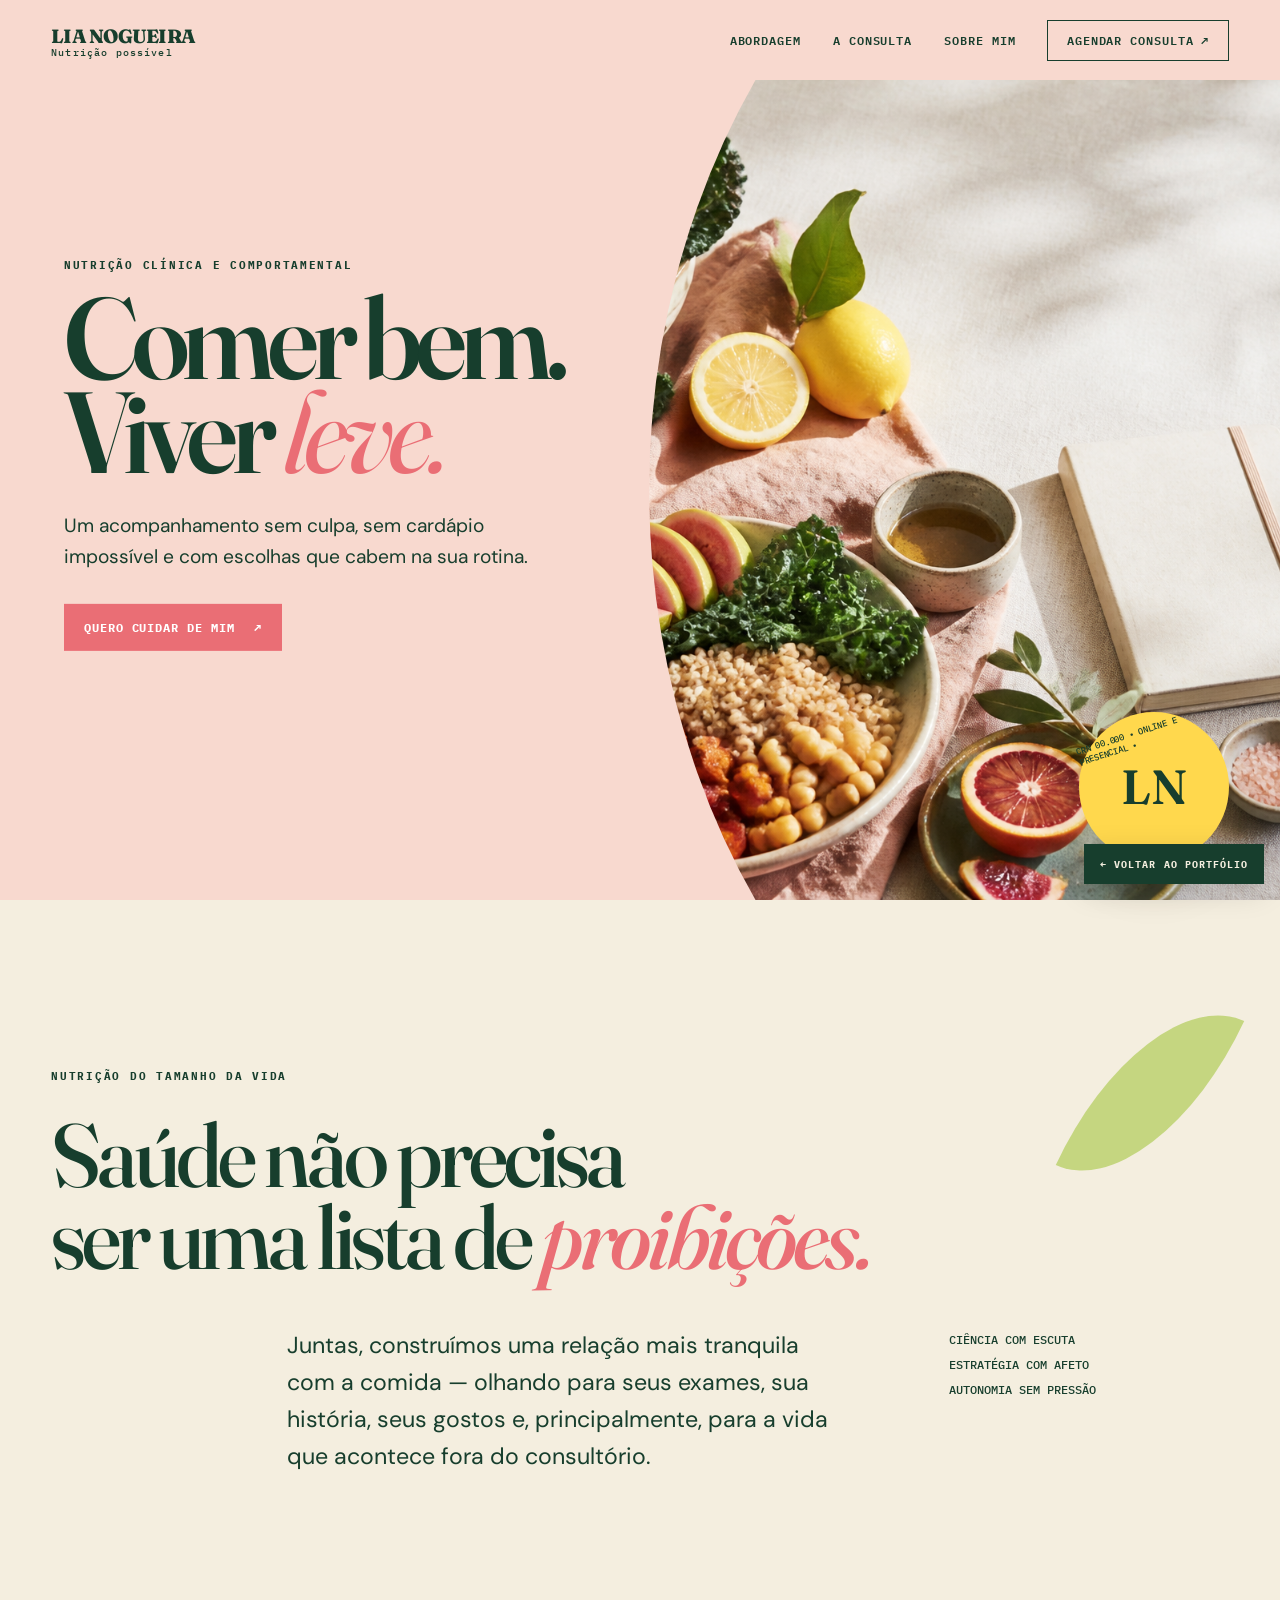
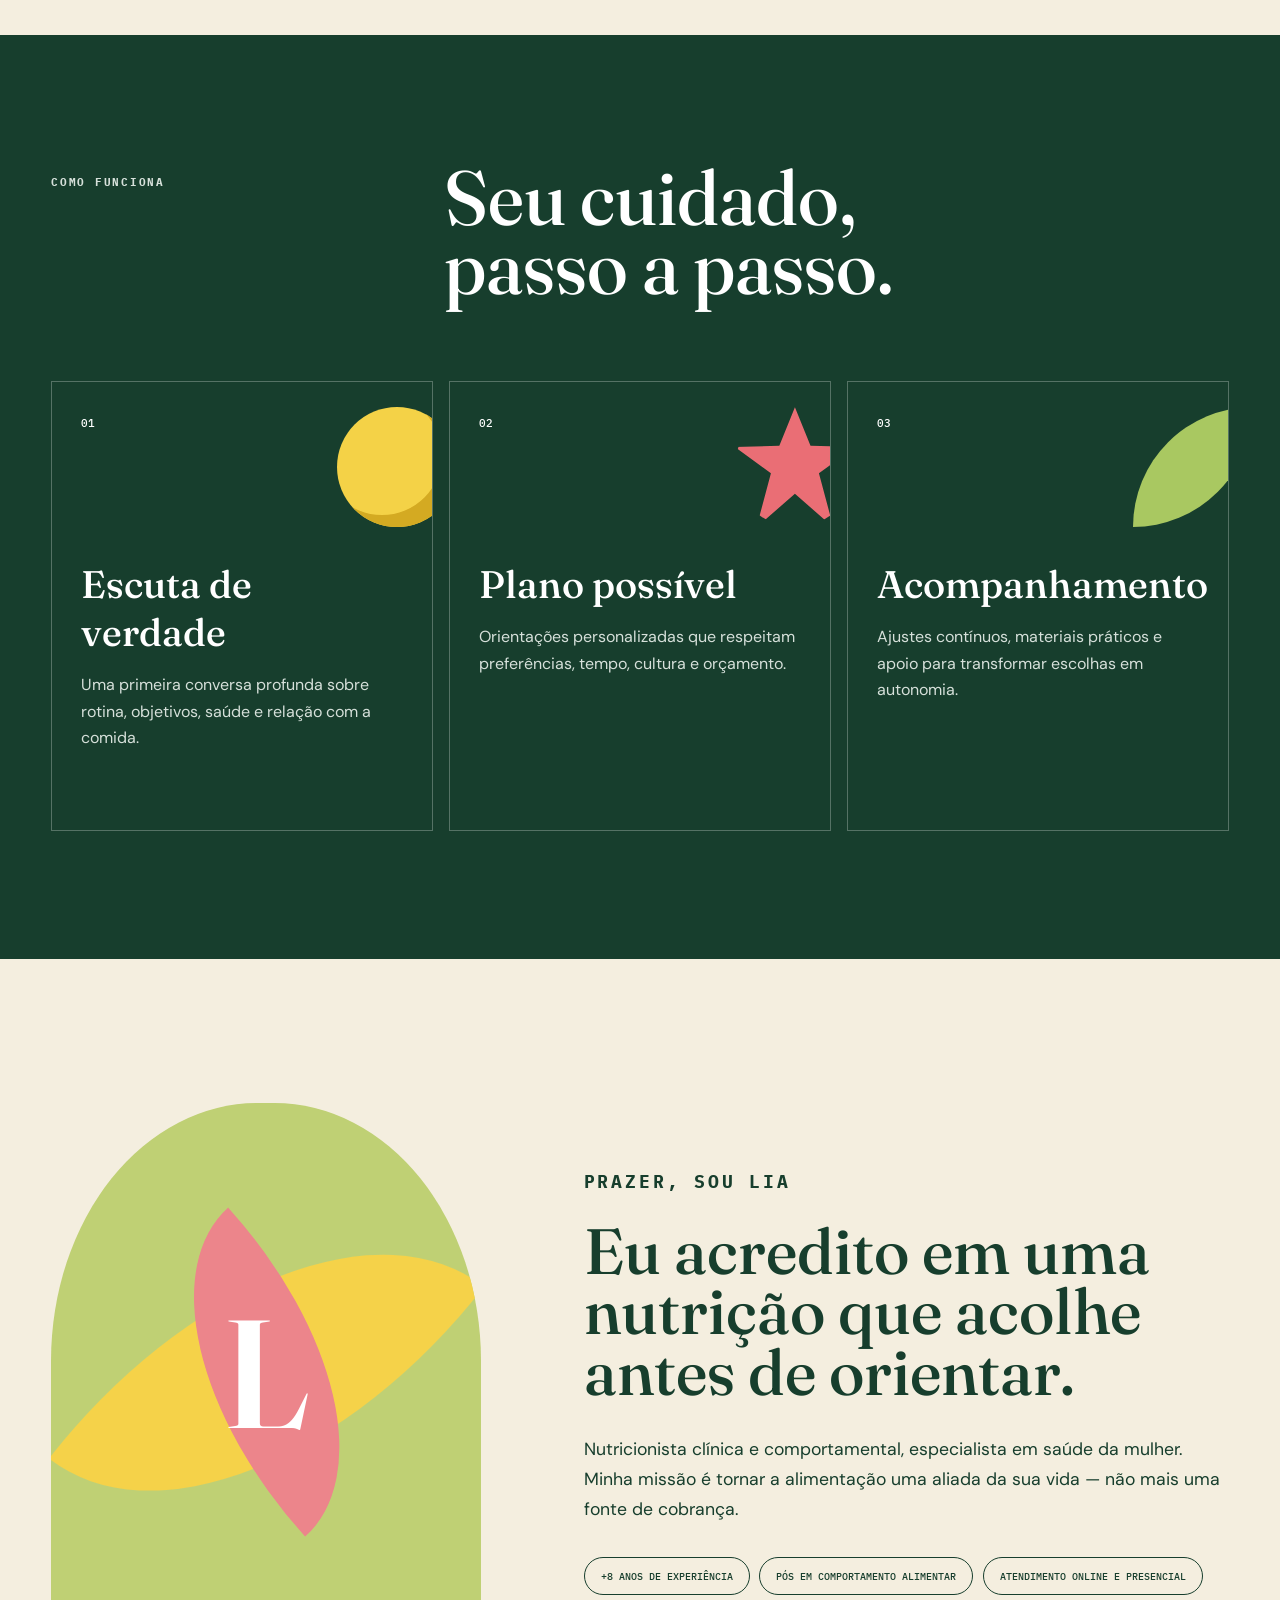
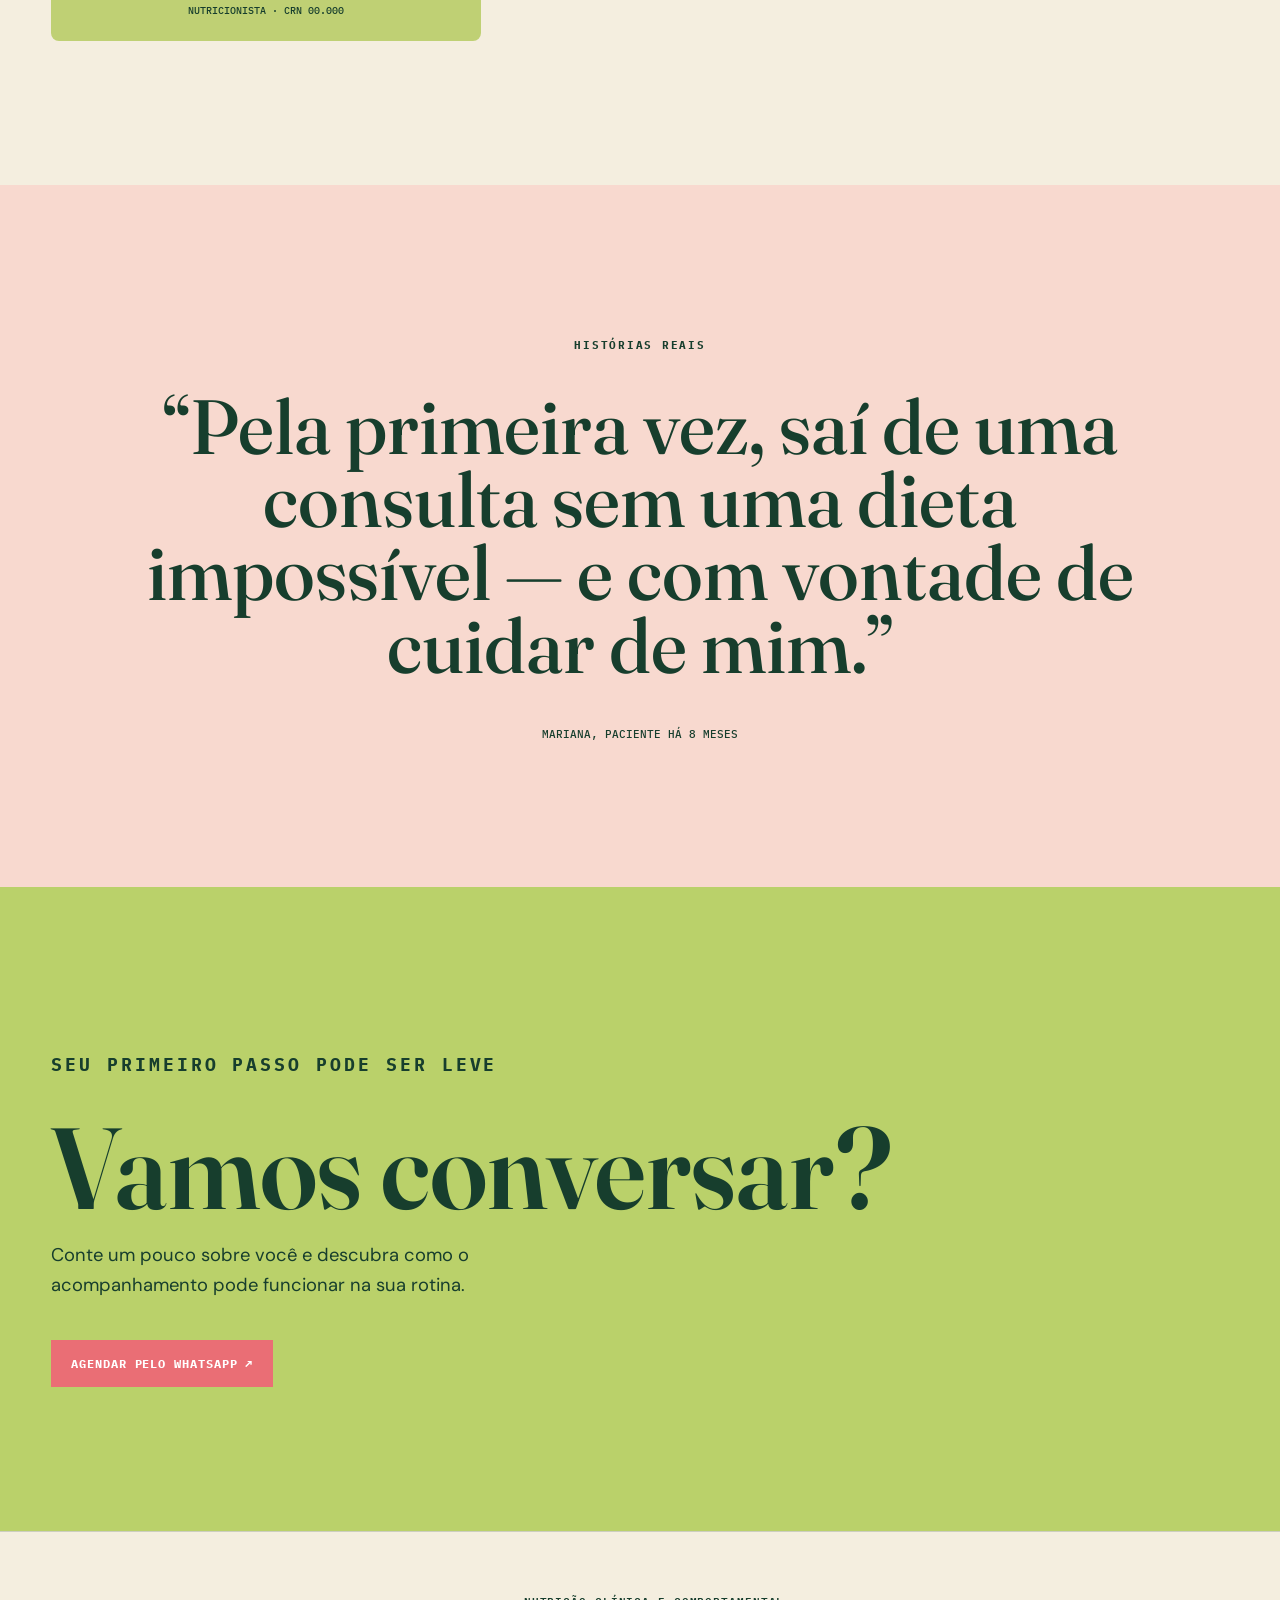
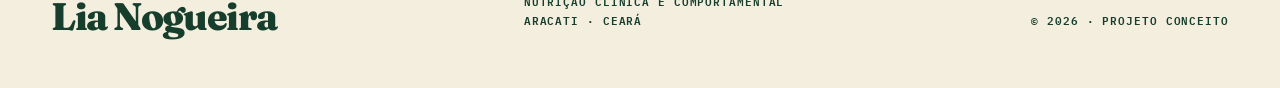
<file: sites/nutricao/index.html>
<!doctype html>
<html lang="pt-BR">
  <head>
    <meta charset="utf-8" />
    <meta name="viewport" content="width=device-width,initial-scale=1" />
    <meta
      name="description"
      content="Lia Nogueira — nutrição gentil para uma vida possível."
    />
    <title>Lia Nogueira | Nutrição possível</title>
    <link rel="icon" href="../../assets/favicon.svg" type="image/svg+xml" />
    <link rel="preconnect" href="https://fonts.googleapis.com" />
    <link rel="preconnect" href="https://fonts.gstatic.com" crossorigin />
    <link
      href="https://fonts.googleapis.com/css2?family=DM+Sans:wght@400;500;600&family=Fraunces:opsz,wght,SOFT@9..144,400..700,0..100&family=IBM+Plex+Mono:wght@400;500&display=swap"
      rel="stylesheet"
    />
    <link rel="stylesheet" href="../shared/base.css" />
    <link rel="stylesheet" href="styles.css" />
  </head>
  <body>
    <a class="skip" href="#conteudo">Ir ao conteúdo</a>
    <header class="demo-header">
      <a class="demo-logo" href="#inicio"
        >LIA NOGUEIRA<small>Nutrição possível</small></a
      ><button
        class="menu-toggle"
        aria-expanded="false"
        aria-label="Abrir menu"
      >
        Menu
      </button>
      <nav class="demo-nav">
        <a href="#abordagem">Abordagem</a><a href="#consulta">A consulta</a
        ><a href="#sobre">Sobre mim</a
        ><a class="nav-cta" href="#contato">Agendar consulta ↗</a>
      </nav>
    </header>
    <main id="conteudo">
      <section class="nutri-hero" id="inicio">
        <div class="nutri-photo"></div>
        <div class="nutri-copy" data-reveal>
          <p class="eyebrow">Nutrição clínica e comportamental</p>
          <h1>Comer bem.<br />Viver <em>leve.</em></h1>
          <p>
            Um acompanhamento sem culpa, sem cardápio impossível e com escolhas
            que cabem na sua rotina.
          </p>
          <a class="button" href="#contato"
            >Quero cuidar de mim <span>↗</span></a
          >
        </div>
        <div class="sun-stamp">
          <span>CRN 00.000 • ONLINE E PRESENCIAL •</span><b>LN</b>
        </div>
      </section>
      <section class="gentle section-shell" id="abordagem">
        <div class="leaf" aria-hidden="true"></div>
        <p class="eyebrow" data-reveal>Nutrição do tamanho da vida</p>
        <h2 data-reveal>
          Saúde não precisa<br />ser uma lista de <em>proibições.</em>
        </h2>
        <div class="gentle-copy" data-reveal>
          <p>
            Juntas, construímos uma relação mais tranquila com a comida —
            olhando para seus exames, sua história, seus gostos e,
            principalmente, para a vida que acontece fora do consultório.
          </p>
          <span
            >Ciência com escuta<br />Estratégia com afeto<br />Autonomia sem
            pressão</span
          >
        </div>
      </section>
      <section class="journey" id="consulta">
        <div class="section-shell">
          <header data-reveal>
            <p class="eyebrow">Como funciona</p>
            <h2>Seu cuidado,<br />passo a passo.</h2>
          </header>
          <div class="journey-grid">
            <article data-reveal>
              <b>01</b>
              <div class="fruit fruit-one"></div>
              <h3>Escuta de verdade</h3>
              <p>
                Uma primeira conversa profunda sobre rotina, objetivos, saúde e
                relação com a comida.
              </p>
            </article>
            <article data-reveal>
              <b>02</b>
              <div class="fruit fruit-two"></div>
              <h3>Plano possível</h3>
              <p>
                Orientações personalizadas que respeitam preferências, tempo,
                cultura e orçamento.
              </p>
            </article>
            <article data-reveal>
              <b>03</b>
              <div class="fruit fruit-three"></div>
              <h3>Acompanhamento</h3>
              <p>
                Ajustes contínuos, materiais práticos e apoio para transformar
                escolhas em autonomia.
              </p>
            </article>
          </div>
        </div>
      </section>
      <section class="about-nutri" id="sobre">
        <div class="section-shell">
          <div class="portrait-card" data-reveal>
            <span>L</span><small>Nutricionista · CRN 00.000</small>
          </div>
          <div data-reveal>
            <p class="eyebrow">Prazer, sou Lia</p>
            <h2>Eu acredito em uma nutrição que acolhe antes de orientar.</h2>
            <p>
              Nutricionista clínica e comportamental, especialista em saúde da
              mulher. Minha missão é tornar a alimentação uma aliada da sua vida
              — não mais uma fonte de cobrança.
            </p>
            <div class="credentials">
              <span>+8 anos de experiência</span
              ><span>Pós em comportamento alimentar</span
              ><span>Atendimento online e presencial</span>
            </div>
          </div>
        </div>
      </section>
      <section class="testimonial">
        <div class="section-shell" data-reveal>
          <p class="eyebrow">Histórias reais</p>
          <blockquote>
            “Pela primeira vez, saí de uma consulta sem uma dieta impossível — e
            com vontade de cuidar de mim.”
          </blockquote>
          <span>Mariana, paciente há 8 meses</span>
        </div>
      </section>
      <section class="nutri-contact" id="contato">
        <div class="section-shell" data-reveal>
          <p class="eyebrow">Seu primeiro passo pode ser leve</p>
          <h2>Vamos conversar?</h2>
          <p>
            Conte um pouco sobre você e descubra como o acompanhamento pode
            funcionar na sua rotina.
          </p>
          <a
            class="button"
            href="https://wa.me/5588921618242?text=Olá%2C%20gostaria%20de%20um%20site%20como%20o%20projeto%20de%20nutrição."
            target="_blank"
            rel="noopener"
            >Agendar pelo WhatsApp ↗</a
          >
        </div>
      </section>
    </main>
    <footer class="demo-footer">
      <strong>Lia Nogueira</strong>
      <p>Nutrição clínica e comportamental<br />Aracati · Ceará</p>
      <p>© <span data-year></span> · Projeto conceito</p>
    </footer>
    <a class="back-portfolio" href="../../index.html#projetos"
      >← Voltar ao portfólio</a
    >
    <script src="../shared/demo.js"></script>
  </body>
</html>
</file>
<file: styles.css>
:root {
  --ink: #102f39;
  --paper: #f4f2ec;
  --coral: #ff5b45;
  --yellow: #ffd43b;
  --blue: #1947d1;
  --white: #fff;
  --line: rgba(16, 47, 57, 0.2);
  --display: "Syne", sans-serif;
  --body: "Manrope", sans-serif;
  --utility: "DM Sans", sans-serif;
}
* {
  box-sizing: border-box;
}
html {
  scroll-behavior: smooth;
}
body {
  margin: 0;
  background: var(--paper);
  color: var(--ink);
  font-family: var(--body);
  overflow-x: hidden;
}
a {
  color: inherit;
  text-decoration: none;
}
img {
  display: block;
  max-width: 100%;
}
::selection {
  background: var(--coral);
  color: var(--white);
}
.site-header {
  height: 92px;
  padding: 0 clamp(24px, 4vw, 64px);
  display: flex;
  align-items: center;
  justify-content: space-between;
  border-bottom: 1px solid rgba(255, 255, 255, 0.14);
  position: fixed;
  top: 0;
  left: 0;
  z-index: 20;
  width: 100%;
  color: var(--paper);
  transition:
    height 0.35s ease,
    background-color 0.35s ease,
    box-shadow 0.35s ease;
}
.site-header.scrolled {
  height: 72px;
  background: rgba(16, 47, 57, 0.98);
  box-shadow: 0 6px 22px rgba(4, 20, 25, 0.12);
}
.brand {
  font: 800 23px/1 var(--display);
  letter-spacing: -1.5px;
}
.brand span {
  color: var(--coral);
  margin-left: 3px;
}
.desktop-nav {
  display: flex;
  gap: 34px;
  font-size: 13px;
}
.desktop-nav a,
.header-cta {
  position: relative;
}
.desktop-nav a:after,
.header-cta:after {
  content: "";
  position: absolute;
  height: 1px;
  left: 0;
  right: 100%;
  bottom: -6px;
  background: currentColor;
  transition: right 0.3s;
}
.desktop-nav a:hover:after,
.header-cta:hover:after {
  right: 0;
}
.header-cta {
  font-size: 13px;
  font-weight: 600;
}
.header-cta span {
  color: var(--coral);
  font-size: 18px;
}
.menu-button {
  display: none;
  border: 0;
  background: none;
  color: inherit;
  font: inherit;
}
.hero {
  min-height: 900px;
  background: var(--ink);
  color: var(--paper);
  padding: 155px clamp(24px, 4vw, 64px) 0;
  position: relative;
  overflow: hidden;
}
.hero:before {
  content: "";
  position: absolute;
  width: 440px;
  height: 440px;
  border: 1px solid rgba(255, 255, 255, 0.13);
  border-radius: 50%;
  right: -170px;
  top: 175px;
}
.hero-kicker,
.eyebrow {
  font: 500 11px/1 var(--utility);
  letter-spacing: 0.14em;
  text-transform: uppercase;
}
.hero-kicker:before,
.eyebrow:before {
  content: "";
  display: inline-block;
  width: 34px;
  height: 1px;
  background: var(--coral);
  vertical-align: middle;
  margin-right: 12px;
}
.hero-title {
  font: 700 clamp(64px, 10vw, 150px) / 0.82 var(--display);
  letter-spacing: -0.075em;
  margin: 70px 0 62px;
  position: relative;
  z-index: 1;
}
.outline-word {
  color: transparent;
  -webkit-text-stroke: 1.5px var(--coral);
  font-style: italic;
}
.hero-bottom {
  display: flex;
  justify-content: flex-end;
  align-items: center;
  gap: clamp(60px, 12vw, 180px);
}
.hero-bottom > p {
  font-size: 18px;
  line-height: 1.55;
  max-width: 430px;
}
.round-link {
  width: 118px;
  height: 118px;
  border: 1px solid rgba(255, 255, 255, 0.4);
  border-radius: 50%;
  display: flex;
  flex-direction: column;
  align-items: center;
  justify-content: center;
  gap: 10px;
  font-size: 11px;
  transition: 0.35s;
}
.round-link b {
  color: var(--coral);
  font-size: 23px;
}
.round-link:hover {
  background: var(--coral);
  border-color: var(--coral);
  transform: rotate(-8deg);
}
.round-link:hover b {
  color: white;
}
.ticker {
  position: absolute;
  bottom: 0;
  left: 0;
  width: 100%;
  height: 72px;
  background: var(--coral);
  color: var(--ink);
  display: flex;
  align-items: center;
  overflow: hidden;
  transform: rotate(-1.2deg) scale(1.02);
}
.ticker-track {
  display: flex;
  align-items: center;
  gap: 28px;
  white-space: nowrap;
  font: 700 20px var(--display);
  animation: marquee 18s linear infinite;
}
.ticker i {
  font-style: normal;
  font-size: 13px;
}
@keyframes marquee {
  to {
    transform: translateX(-50%);
  }
}
.section-pad {
  padding: 130px clamp(24px, 6vw, 94px);
}
.section-heading {
  display: grid;
  grid-template-columns: 1fr 3fr auto;
  align-items: start;
  margin-bottom: 70px;
}
.section-heading > p {
  font-size: 12px;
  text-transform: uppercase;
  letter-spacing: 0.1em;
}
.section-heading h2,
.services-intro h2 {
  font: 600 clamp(40px, 5vw, 75px) / 0.98 var(--display);
  letter-spacing: -0.055em;
  margin: 0;
}
.section-heading h2 em {
  color: var(--coral);
  font-weight: 600;
}
.section-heading > span {
  font: 12px var(--utility);
}
.case-image {
  height: min(62vw, 700px);
  overflow: hidden;
  position: relative;
  background: #163fb2;
}
.case-image img {
  width: 100%;
  height: 100%;
  object-fit: cover;
  transition: transform 0.7s cubic-bezier(0.2, 0.7, 0.2, 1);
}
.case-image:hover img {
  transform: scale(1.035);
}
.case-badge {
  position: absolute;
  top: 22px;
  left: 22px;
  background: var(--yellow);
  padding: 10px 13px;
  font: 600 10px var(--utility);
  text-transform: uppercase;
  letter-spacing: 0.1em;
}
.case-arrow {
  position: absolute;
  right: 24px;
  bottom: 24px;
  width: auto;
  height: auto;
  background: var(--paper);
  display: grid;
  place-items: center;
  border-radius: 999px;
  transition: 0.3s;
}
.case-image:hover .case-arrow {
  background: var(--coral);
  color: var(--white);
  transform: translateY(-4px);
}
.case-meta {
  display: flex;
  justify-content: space-between;
  align-items: flex-start;
  padding: 25px 0 80px;
  gap: 24px;
}
.case-meta > div span {
  font: 700 26px var(--display);
}
.case-meta p {
  margin: 7px 0;
  color: #587078;
  font-size: 12px;
}
.case-meta > strong {
  font: 700 38px var(--display);
  display: flex;
  align-items: center;
  gap: 12px;
}
.case-meta small {
  font: 500 11px var(--utility);
  max-width: 70px;
}
.case-grid {
  display: grid;
  grid-template-columns: 1fr 1fr;
  gap: clamp(25px, 5vw, 75px);
}
.graphic-card {
  height: min(50vw, 600px);
  position: relative;
  overflow: hidden;
  padding: 30px;
}
.cobalt {
  background: var(--blue);
  color: var(--white);
}
.yellow {
  background: var(--yellow);
}
.vertical-copy {
  position: absolute;
  left: 25px;
  bottom: 30px;
  writing-mode: vertical-rl;
  transform: rotate(180deg);
  font: 600 11px var(--utility);
  letter-spacing: 0.15em;
}
.orbit {
  position: absolute;
  inset: 50% auto auto 50%;
  transform: translate(-50%, -50%);
  width: 55%;
  aspect-ratio: 1;
  border: 1px solid rgba(255, 255, 255, 0.6);
  border-radius: 50%;
  display: flex;
  flex-direction: column;
  align-items: center;
  justify-content: center;
}
.orbit:before,
.orbit:after {
  content: "";
  position: absolute;
  inset: -15%;
  border: 1px solid rgba(255, 255, 255, 0.18);
  border-radius: 47% 53% 45% 55%;
  transform: rotate(25deg);
}
.orbit:after {
  inset: -32%;
  transform: rotate(-31deg);
}
.orbit b {
  font: 700 clamp(48px, 7vw, 95px) var(--display);
  letter-spacing: -0.07em;
}
.orbit small {
  letter-spacing: 0.2em;
}
.card-label {
  position: absolute;
  top: 28px;
  right: 28px;
  font: 500 10px var(--utility);
  text-transform: uppercase;
  letter-spacing: 0.12em;
}
.big-type {
  font: 800 clamp(48px, 7vw, 105px) / 0.78 var(--display);
  letter-spacing: -0.08em;
  margin: 5px 0;
  position: relative;
  z-index: 2;
}
.shape {
  position: absolute;
  border-radius: 50%;
}
.shape-one {
  width: 50%;
  aspect-ratio: 1;
  background: var(--coral);
  right: -5%;
  bottom: -8%;
}
.shape-two {
  width: 32%;
  aspect-ratio: 1;
  background: var(--ink);
  right: 21%;
  bottom: 15%;
  mix-blend-mode: multiply;
}
.mini-meta {
  display: grid;
  grid-template-columns: 1fr auto;
  align-items: center;
  gap: 25px;
  padding-top: 20px;
}
.mini-meta h3 {
  font: 700 23px var(--display);
  margin: 0;
}
.mini-meta p {
  font-size: 11px;
  color: #587078;
}
.mini-meta > p {
  grid-column: 1;
}
.mini-meta > .project-cta {
  grid-column: 2;
  grid-row: 1 / 3;
}
.services {
  background: var(--white);
}
.services-intro {
  display: grid;
  grid-template-columns: 1fr 2.2fr;
  margin-bottom: 95px;
}
.services-intro h2 {
  max-width: 850px;
}
.service-item {
  display: grid;
  grid-template-columns: 80px 1fr 1fr 40px;
  align-items: center;
  border-top: 1px solid var(--line);
  padding: 31px 0;
  transition: 0.3s;
}
.service-item:last-child {
  border-bottom: 1px solid var(--line);
}
.service-item span {
  font: 12px var(--utility);
  color: var(--coral);
}
.service-item h3 {
  font: 600 clamp(25px, 3vw, 42px) var(--display);
  letter-spacing: -0.04em;
  margin: 0;
}
.service-item p {
  font-size: 13px;
  line-height: 1.6;
  max-width: 380px;
  color: #587078;
}
.service-item b {
  font-size: 22px;
  transition: 0.3s;
}
.service-item:hover {
  padding-left: 15px;
  background: var(--paper);
}
.service-item:hover b {
  transform: rotate(45deg);
  color: var(--coral);
}
.proof {
  background: var(--yellow);
  text-align: center;
}
.proof .eyebrow {
  display: inline-block;
}
.proof blockquote {
  font: 600 clamp(38px, 6.2vw, 88px) / 1.02 var(--display);
  letter-spacing: -0.06em;
  max-width: 1180px;
  margin: 75px auto 45px;
}
.proof blockquote em {
  color: var(--coral);
}
.quote-author {
  display: flex;
  justify-content: center;
  align-items: center;
  gap: 13px;
  text-align: left;
}
.quote-author > span {
  width: 42px;
  height: 42px;
  border-radius: 50%;
  background: var(--ink);
  color: var(--yellow);
  display: grid;
  place-items: center;
  font: 700 11px var(--utility);
}
.quote-author p {
  font-size: 11px;
  line-height: 1.5;
}
.numbers {
  display: grid;
  grid-template-columns: repeat(3, 1fr);
  border-top: 1px solid rgba(16, 47, 57, 0.25);
  margin-top: 100px;
  padding-top: 45px;
}
.numbers > div {
  display: flex;
  flex-direction: column;
  border-right: 1px solid rgba(16, 47, 57, 0.25);
}
.numbers > div:last-child {
  border: 0;
}
.numbers strong {
  font: 700 clamp(42px, 5vw, 72px) var(--display);
  letter-spacing: -0.06em;
}
.numbers span {
  font-size: 11px;
  text-transform: uppercase;
  letter-spacing: 0.1em;
}
.contact {
  background: var(--coral);
  min-height: 720px;
  display: flex;
  flex-direction: column;
  justify-content: center;
}
.contact .eyebrow:before {
  background: var(--ink);
}
.contact-link {
  font: 700 clamp(65px, 11vw, 165px) / 0.8 var(--display);
  letter-spacing: -0.08em;
  margin: 75px 0 90px;
  position: relative;
  width: max-content;
}
.contact-link span {
  font-size: 0.35em;
  position: absolute;
  right: -0.7em;
  top: 0.05em;
  transition: 0.3s;
}
.contact-link:hover span {
  transform: rotate(45deg);
}
.contact-bottom {
  display: flex;
  justify-content: space-between;
  align-items: end;
  border-top: 1px solid rgba(16, 47, 57, 0.3);
  padding-top: 25px;
  font-size: 12px;
}
.contact-bottom a {
  font: 600 17px var(--body);
}
footer {
  background: var(--ink);
  color: var(--paper);
  min-height: 140px;
  display: flex;
  align-items: center;
  justify-content: space-between;
  padding: 30px clamp(24px, 4vw, 64px);
}
footer > div {
  display: flex;
  gap: 28px;
  font-size: 12px;
}
footer p {
  font-size: 10px;
  color: #8ca0a6;
}
.reveal {
  opacity: 0;
  transform: translateY(24px);
  transition:
    opacity 0.7s ease,
    transform 0.7s ease;
}
.reveal.visible {
  opacity: 1;
  transform: none;
}
.cursor-dot {
  width: 28px;
  height: 28px;
  position: fixed;
  left: 0;
  top: 0;
  pointer-events: none;
  z-index: 99;
  mix-blend-mode: difference;
  transform: translate3d(-40px, -40px, 0) translate(-50%, -50%);
  will-change: transform;
  contain: strict;
}
.cursor-dot::after {
  content: "";
  position: absolute;
  left: 50%;
  top: 50%;
  width: 11px;
  height: 11px;
  border-radius: 50%;
  background: var(--coral);
  transform: translate(-50%, -50%) scale(1);
  transition: transform 0.2s ease;
}
@media (max-width: 760px) {
  .site-header {
    height: 72px;
  }
  .desktop-nav,
  .header-cta {
    display: none;
  }
  .menu-button {
    display: block;
  }
  .hero {
    min-height: 760px;
    padding-top: 125px;
  }
  .hero-title {
    margin-top: 80px;
    font-size: clamp(58px, 19vw, 92px);
    line-height: 0.87;
  }
  .hero-bottom {
    justify-content: space-between;
    gap: 20px;
  }
  .hero-bottom > p {
    font-size: 14px;
    max-width: 230px;
  }
  .round-link {
    width: 92px;
    height: 92px;
    flex-shrink: 0;
  }
  .section-pad {
    padding: 90px 22px;
  }
  .section-heading {
    grid-template-columns: 1fr auto;
    gap: 30px;
  }
  .section-heading h2 {
    grid-column: 1/-1;
    grid-row: 2;
  }
  .case-meta {
    align-items: end;
    padding-bottom: 55px;
  }
  .case-meta > strong {
    font-size: 27px;
  }
  .case-meta small {
    display: none;
  }
  .case-grid {
    grid-template-columns: 1fr;
    gap: 55px;
  }
  .graphic-card {
    height: 115vw;
    max-height: 570px;
  }
  .services-intro {
    grid-template-columns: 1fr;
    gap: 35px;
    margin-bottom: 55px;
  }
  .service-item {
    grid-template-columns: 38px 1fr 25px;
  }
  .service-item p {
    grid-column: 2/4;
    margin: 12px 0 0;
  }
  .service-item b {
    grid-column: 3;
    grid-row: 1;
  }
  .proof blockquote {
    margin-top: 55px;
  }
  .numbers {
    grid-template-columns: 1fr;
    gap: 28px;
  }
  .numbers > div {
    border-right: 0;
    border-bottom: 1px solid rgba(16, 47, 57, 0.25);
    padding-bottom: 28px;
  }
  .numbers > div:last-child {
    border-bottom: 0;
  }
  .contact {
    min-height: 610px;
  }
  .contact-link {
    font-size: 18vw;
  }
  .contact-bottom {
    align-items: start;
    gap: 20px;
  }
  .contact-bottom p {
    margin: 0;
  }
  footer {
    align-items: flex-start;
    flex-wrap: wrap;
    gap: 25px;
  }
  footer > div {
    order: 3;
    width: 100%;
  }
  .cursor-dot {
    display: none;
  }
}
@media (max-width: 760px) {
  .desktop-nav.mobile-open {
    display: flex;
    position: absolute;
    top: 72px;
    left: 0;
    width: 100%;
    padding: 28px 24px 34px;
    background: var(--ink);
    border-top: 1px solid rgba(255, 255, 255, 0.15);
    flex-direction: column;
    gap: 22px;
    font: 600 24px var(--display);
  }
}
@media (prefers-reduced-motion: reduce) {
  html {
    scroll-behavior: auto;
  }
  .ticker-track {
    animation: none;
  }
  .reveal {
    opacity: 1;
    transform: none;
    transition: none;
  }
  * {
    transition-duration: 0.01ms !important;
  }
}

/* Levy Ponciano — portfolio identity */
.brand {
  display: flex;
  align-items: center;
  gap: 11px;
  letter-spacing: 0;
}
.brand-mark {
  width: 38px;
  height: 38px;
  border: 1px solid currentColor;
  display: grid;
  place-items: center;
  color: var(--coral);
  font: 800 14px/1 var(--display);
  letter-spacing: -1px;
}
.brand-name {
  color: inherit !important;
  margin: 0 !important;
  font: 700 13px/1 var(--display);
  letter-spacing: 0.08em;
}
.header-actions {
  display: flex;
  align-items: center;
  gap: 25px;
}
.header-cta b {
  color: var(--coral);
  font-size: 18px;
}
.language-button {
  border: 1px solid rgba(255, 255, 255, 0.35);
  border-radius: 50%;
  width: 37px;
  height: 37px;
  background: transparent;
  color: inherit;
  font: 600 10px var(--utility);
  cursor: pointer;
  transition: 0.25s;
}
.language-button:hover {
  background: var(--coral);
  border-color: var(--coral);
}
.hero {
  min-height: 940px;
}
.hero-title {
  font-size: clamp(62px, 9.4vw, 143px);
  max-width: 1400px;
}
.availability {
  position: absolute;
  left: clamp(24px, 4vw, 64px);
  bottom: 103px;
  display: flex;
  align-items: center;
  gap: 9px;
  font: 500 10px var(--utility);
  letter-spacing: 0.08em;
  text-transform: uppercase;
}
.availability i {
  width: 8px;
  height: 8px;
  border-radius: 50%;
  background: #73e49c;
  box-shadow: 0 0 0 5px rgba(115, 228, 156, 0.12);
  animation: pulse 2s infinite;
}
@keyframes pulse {
  50% {
    box-shadow: 0 0 0 9px rgba(115, 228, 156, 0);
  }
}
.project-nutri {
  background: #d6e7d0;
  padding: 7% 8%;
  height: min(60vw, 680px);
}
.browser-mockup {
  width: 100%;
  height: 100%;
  background: #fff;
  border-radius: 12px;
  box-shadow: 0 30px 70px rgba(29, 67, 42, 0.22);
  overflow: hidden;
  transform: rotate(-1deg);
}
.browser-bar {
  height: 42px;
  background: #f2f0e9;
  display: flex;
  align-items: center;
  gap: 6px;
  padding: 0 15px;
}
.browser-bar i {
  width: 7px;
  height: 7px;
  border-radius: 50%;
  background: #b2b0a8;
}
.browser-bar small {
  margin: auto;
  font: 9px var(--utility);
  color: #718079;
}
.nutri-page {
  height: calc(100% - 42px);
  padding: 7% 8%;
  position: relative;
  background: #f8f6ed;
  color: #17382a;
  overflow: hidden;
}
.nutri-page > p {
  font: 700 14px var(--display);
  letter-spacing: 0.2em;
}
.nutri-page h3 {
  font: 600 clamp(36px, 6vw, 85px) / 0.92 var(--display);
  letter-spacing: -0.06em;
  margin: 8% 0 5%;
  position: relative;
  z-index: 2;
}
.nutri-page button {
  border: 0;
  background: #17382a;
  color: #fff;
  padding: 13px 18px;
  border-radius: 25px;
  font: 600 10px var(--body);
}
.food-circle {
  position: absolute;
  right: -2%;
  bottom: -25%;
  width: 42%;
  aspect-ratio: 1;
  border-radius: 50%;
  background: #e6a64d;
  color: #f8f6ed;
  display: grid;
  place-items: center;
  font: 800 clamp(80px, 14vw, 190px) var(--display);
  transform: rotate(9deg);
}
.legal {
  background: #152844;
  color: #eee8dc;
}
.legal-monogram {
  display: block;
  font: 600 clamp(70px, 10vw, 145px) / 1 var(--display);
  letter-spacing: -0.1em;
  color: #b9a379;
}
.legal-title {
  font: 500 clamp(31px, 4.5vw, 65px) / 1 var(--display);
  letter-spacing: -0.05em;
  position: absolute;
  left: 30px;
  bottom: 80px;
  margin: 0;
}
.legal-rule {
  position: absolute;
  bottom: 58px;
  left: 30px;
  right: 30px;
  height: 1px;
  background: #b9a379;
}
.legal > small {
  position: absolute;
  bottom: 31px;
  left: 30px;
  letter-spacing: 0.17em;
  font: 9px var(--utility);
}
.store {
  background: #df634f;
  color: #1f3033;
}
.store-logo {
  font: 800 35px var(--display);
  margin: 0;
}
.product {
  position: absolute;
  width: 27%;
  height: 48%;
  border-radius: 48% 48% 12px 12px;
  background: #f2c9a5;
  bottom: 11%;
  box-shadow: 0 20px 30px rgba(48, 31, 26, 0.15);
}
.product:after {
  content: "";
  position: absolute;
  width: 35%;
  height: 34%;
  background: #efac44;
  border-radius: 50%;
  left: 32%;
  top: 20%;
}
.product-one {
  right: 17%;
  transform: rotate(8deg);
}
.product-two {
  right: 37%;
  transform: rotate(-8deg);
  background: #ead8bf;
}
.store-copy {
  font: 700 clamp(34px, 5vw, 72px) / 0.9 var(--display);
  letter-spacing: -0.065em;
  position: absolute;
  bottom: 7%;
  left: 5%;
  z-index: 2;
}
.concept-note {
  max-width: 690px;
  font-size: 11px;
  line-height: 1.6;
  color: #6a7d83;
  margin: 85px 0 0 auto;
  border-top: 1px solid var(--line);
  padding-top: 16px;
}
.about {
  background: var(--yellow);
}
.about-top {
  display: grid;
  grid-template-columns: 1fr 3fr;
}
.about blockquote {
  font: 600 clamp(39px, 6vw, 85px) / 1 var(--display);
  letter-spacing: -0.06em;
  margin: 0 0 90px;
}
.about blockquote em {
  color: var(--coral);
}
.about-grid {
  display: grid;
  grid-template-columns: 1fr 2fr;
  gap: 10vw;
  border-top: 1px solid rgba(16, 47, 57, 0.25);
  padding-top: 55px;
}
.portrait-mark {
  aspect-ratio: 1;
  max-width: 390px;
  background: var(--ink);
  color: var(--yellow);
  position: relative;
  display: grid;
  place-items: center;
}
.portrait-mark > span {
  font: 800 clamp(90px, 13vw, 180px) / 1 var(--display);
  letter-spacing: -0.13em;
}
.portrait-mark small {
  position: absolute;
  bottom: 20px;
  left: 22px;
  font: 9px/1.5 var(--utility);
  letter-spacing: 0.12em;
}
.about-copy {
  font-size: 17px;
  line-height: 1.7;
  max-width: 720px;
}
.about-copy > p:first-child {
  font-size: 23px;
  line-height: 1.5;
  margin-top: 0;
}
.education {
  display: grid;
  grid-template-columns: 110px 1fr;
  border-top: 1px solid rgba(16, 47, 57, 0.25);
  margin-top: 45px;
  padding-top: 25px;
}
.education > span {
  font: 600 10px var(--utility);
  text-transform: uppercase;
  letter-spacing: 0.12em;
}
.education p {
  margin: 0;
  font-size: 12px;
}
.about .numbers {
  margin-top: 100px;
}
.stack {
  display: flex;
  flex-wrap: wrap;
  justify-content: center;
  gap: 9px;
  margin-top: 65px;
}
.stack span {
  border: 1px solid rgba(16, 47, 57, 0.35);
  border-radius: 50px;
  padding: 10px 17px;
  font: 600 10px var(--utility);
  letter-spacing: 0.08em;
}
.about .numbers {
  grid-template-columns: repeat(2, 1fr);
}
.about .numbers > div {
  align-items: center;
  text-align: center;
  padding-inline: clamp(24px, 4vw, 64px);
}
.contact-link {
  width: fit-content;
  max-width: calc(100% - 0.55em);
}
.contact-link > span {
  position: static;
  font-size: inherit;
  color: inherit;
}
.contact-link b {
  font-size: 0.35em;
  position: absolute;
  right: -0.7em;
  top: 0.05em;
  transition: 0.3s;
}
.contact-link:hover b {
  transform: rotate(45deg);
}
.contact-bottom > div {
  display: flex;
  flex-direction: column;
  gap: 8px;
  text-align: right;
}
.cursor-dot.cursor-hover::after {
  transform: translate(-50%, -50%) scale(2.55);
}
@media (max-width: 760px) {
  .brand-name {
    display: none;
  }
  .header-actions {
    margin-left: auto;
    margin-right: 15px;
  }
  .header-cta {
    display: none;
  }
  .language-button {
    display: block;
  }
  .hero {
    min-height: 810px;
  }
  .hero-title {
    font-size: clamp(54px, 17.3vw, 86px);
    margin-top: 85px;
  }
  .availability {
    bottom: 94px;
  }
  .project-nutri {
    padding: 11% 5%;
    height: 105vw;
  }
  .browser-mockup {
    border-radius: 7px;
  }
  .nutri-page h3 {
    font-size: 9vw;
    margin-top: 16%;
  }
  .food-circle {
    width: 50%;
    bottom: -10%;
  }
  .about-top,
  .about-grid {
    grid-template-columns: 1fr;
  }
  .about blockquote {
    margin: 50px 0 60px;
  }
  .about-grid {
    gap: 45px;
  }
  .portrait-mark {
    width: 75%;
    max-width: 300px;
  }
  .about-copy > p:first-child {
    font-size: 19px;
  }
  .education {
    grid-template-columns: 1fr;
    gap: 12px;
  }
  .concept-note {
    margin-top: 55px;
  }
  .contact-bottom > div {
    text-align: left;
  }
  .contact-link b {
    right: -0.55em;
  }
  .store-copy {
    font-size: 11vw;
  }
  .legal-title {
    font-size: 9vw;
  }
}

/* Responsive refinement */
button,
a {
  touch-action: manipulation;
}
a:focus-visible,
button:focus-visible {
  outline: 2px solid currentColor;
  outline-offset: 5px;
}
@media (max-width: 1100px) and (min-width: 761px) {
  .site-header {
    padding-inline: 32px;
  }
  .desktop-nav {
    gap: 22px;
  }
  .header-actions {
    gap: 16px;
  }
  .hero {
    min-height: 860px;
    padding-inline: 40px;
  }
  .hero-title {
    font-size: clamp(70px, 9.8vw, 108px);
  }
  .hero-bottom {
    gap: 60px;
  }
  .section-pad {
    padding: 105px 40px;
  }
  .section-heading {
    grid-template-columns: 150px 1fr auto;
  }
  .case-grid {
    gap: 32px;
  }
  .graphic-card {
    height: 54vw;
  }
  .mini-meta {
    grid-template-columns: 1fr auto;
  }
  .mini-meta p {
    grid-column: 1;
  }
  .mini-meta span {
    grid-column: 2;
    grid-row: 1/3;
  }
  .services-intro {
    grid-template-columns: 180px 1fr;
  }
  .service-item {
    grid-template-columns: 55px 1fr 1fr 30px;
    gap: 18px;
  }
  .about-top {
    grid-template-columns: 180px 1fr;
  }
  .about-grid {
    grid-template-columns: minmax(240px, 0.8fr) 1.5fr;
    gap: 7vw;
  }
  .about-copy > p:first-child {
    font-size: 20px;
  }
  .contact-link {
    font-size: 10.5vw;
  }
}
@media (max-width: 760px) {
  .site-header {
    padding-inline: 18px;
  }
  .brand-mark {
    width: 36px;
    height: 36px;
  }
  .language-button {
    width: 40px;
    height: 40px;
  }
  .menu-button {
    min-width: 44px;
    min-height: 44px;
    padding: 0;
  }
  .desktop-nav.mobile-open {
    max-height: calc(100svh - 72px);
    overflow-y: auto;
  }
  .desktop-nav.mobile-open a {
    padding-block: 5px;
  }
  .hero {
    min-height: max(720px, 100svh);
    padding: 118px 20px 0;
  }
  .hero:before {
    width: 300px;
    height: 300px;
    right: -180px;
    top: 150px;
  }
  .hero-kicker {
    line-height: 1.45;
  }
  .hero-title {
    font-size: clamp(48px, 16.4vw, 76px);
    margin: 62px 0 46px;
  }
  .hero-bottom {
    align-items: flex-end;
  }
  .hero-bottom > p {
    font-size: 13px;
    max-width: min(60vw, 245px);
    margin: 0;
  }
  .round-link {
    width: 84px;
    height: 84px;
  }
  .availability {
    left: 20px;
  }
  .section-pad {
    padding: 82px 20px;
  }
  .section-heading {
    margin-bottom: 50px;
  }
  .section-heading h2,
  .services-intro h2 {
    font-size: clamp(37px, 11vw, 54px);
  }
  .case-image {
    min-height: 390px;
  }
  .case-badge {
    top: 14px;
    left: 14px;
  }
  .case-arrow {
    right: 14px;
    bottom: 14px;
    width: 52px;
    height: 52px;
  }
  .case-meta {
    gap: 18px;
  }
  .case-meta > div span {
    font-size: 21px;
  }
  .case-meta > strong {
    font-size: 23px;
    flex-shrink: 0;
  }
  .mini-meta {
    grid-template-columns: 1fr auto;
    gap: 8px 16px;
  }
  .mini-meta p {
    grid-column: 1;
    margin: 0;
  }
  .mini-meta span {
    grid-column: 2;
    grid-row: 1/3;
  }
  .graphic-card {
    padding: 22px;
  }
  .card-label {
    top: 20px;
    right: 20px;
  }
  .legal-title {
    left: 22px;
  }
  .legal-rule {
    left: 22px;
    right: 22px;
  }
  .legal > small {
    left: 22px;
    max-width: 75%;
  }
  .service-item {
    padding: 26px 0;
  }
  .service-item:hover {
    padding-left: 0;
  }
  .service-item h3 {
    font-size: clamp(23px, 7vw, 32px);
  }
  .about .numbers {
    grid-template-columns: 1fr;
    gap: 28px;
  }
  .about .numbers > div {
    align-items: flex-start;
    text-align: left;
    padding: 0 0 28px;
    border-right: 0;
    border-bottom: 1px solid rgba(16, 47, 57, 0.25);
  }
  .about .numbers > div:last-child {
    padding-bottom: 0;
    border-bottom: 0;
  }
  .stack {
    justify-content: flex-start;
    margin-top: 48px;
  }
  .contact-link {
    font-size: clamp(58px, 18vw, 92px);
    margin: 60px 0 72px;
  }
  .contact-bottom {
    flex-direction: column;
    align-items: flex-start;
  }
  .contact-bottom > div {
    max-width: 100%;
  }
  .contact-bottom a {
    font-size: 14px;
    overflow-wrap: anywhere;
  }
  footer {
    padding-inline: 20px;
  }
  footer > div {
    gap: 20px;
    flex-wrap: wrap;
  }
}
@media (max-width: 390px) {
  .header-actions {
    gap: 8px;
    margin-right: 8px;
  }
  .hero {
    padding-inline: 16px;
  }
  .hero-title {
    font-size: 15.8vw;
  }
  .hero-bottom {
    gap: 12px;
  }
  .hero-bottom > p {
    max-width: 62vw;
  }
  .round-link {
    width: 76px;
    height: 76px;
    font-size: 10px;
  }
  .section-pad {
    padding-inline: 16px;
  }
  .section-heading {
    grid-template-columns: 1fr;
  }
  .section-heading > span {
    grid-row: 2;
  }
  .section-heading h2 {
    grid-row: 3;
  }
  .project-nutri {
    min-height: 350px;
  }
  .nutri-page button {
    padding: 10px 12px;
    font-size: 8px;
  }
  .browser-bar small {
    max-width: 70%;
    overflow: hidden;
    text-overflow: ellipsis;
  }
  .case-meta {
    flex-direction: column;
    align-items: flex-start;
  }
  .case-meta > strong {
    align-self: flex-end;
  }
  .contact-link {
    font-size: 17vw;
  }
  .contact-link b {
    right: -0.45em;
  }
}

/* Full-width rotating showcase with real website captures */
.work > .featured-case,
.work > .case-grid,
.work > .concept-note {
  display: none;
}
.project-carousel {
  --carousel-gap: 0px;
  position: relative;
  width: min(1120px, 100%);
  margin-inline: auto;
}
.carousel-viewport {
  overflow: hidden;
  border: 1px solid rgba(16, 47, 57, 0.2);
  background: var(--ink);
  box-shadow: 0 18px 42px rgba(16, 47, 57, 0.11);
  contain: layout paint;
}
.carousel-track {
  display: flex;
  width: 100%;
  transition: transform 0.85s cubic-bezier(0.2, 0.75, 0.2, 1);
}
.carousel-slide {
  flex: 0 0 100%;
  min-width: 0;
  background: var(--paper);
}
.carousel-image {
  position: relative;
  display: block;
  aspect-ratio: 16 / 9;
  overflow: hidden;
  background: var(--ink);
}
.carousel-image::after {
  content: "";
  position: absolute;
  inset: 0;
  background: linear-gradient(180deg, transparent 60%, rgba(8, 20, 24, 0.2));
  pointer-events: none;
}
.carousel-image img {
  width: 100%;
  height: 100%;
  object-fit: cover;
  object-position: center top;
  transition: transform 0.8s cubic-bezier(0.2, 0.75, 0.2, 1);
}
.carousel-open {
  position: absolute;
  z-index: 2;
  right: 25px;
  bottom: 25px;
  display: inline-flex;
  align-items: center;
  gap: 24px;
  padding: 15px 18px;
  background: var(--paper);
  color: var(--ink);
  border-radius: 999px;
  font: 700 10px var(--utility);
  text-transform: uppercase;
  letter-spacing: 0.08em;
  transition: 0.3s;
}
.carousel-open b {
  font-size: 20px;
}
.carousel-image:hover .carousel-open {
  background: var(--coral);
  color: var(--white);
  transform: translateY(-4px);
}
.carousel-meta {
  display: grid;
  grid-template-columns: 90px 1fr auto;
  gap: 32px;
  align-items: center;
  min-height: 130px;
  padding: 24px 28px;
}
.carousel-number {
  font: 600 11px var(--utility);
  letter-spacing: 0.08em;
}
.carousel-meta h3 {
  margin: 0 0 5px;
  font: 700 clamp(24px, 3vw, 38px) var(--display);
  letter-spacing: -0.045em;
}
.carousel-meta p {
  margin: 0;
  color: #587078;
  font-size: 12px;
}
.carousel-controls {
  display: flex;
  align-items: center;
  justify-content: space-between;
  padding-top: 24px;
}
.carousel-dots {
  display: flex;
  gap: 8px;
}
.carousel-dots button {
  position: relative;
  width: 52px;
  height: 18px;
  padding: 0;
  border: 0;
  background: transparent;
  cursor: pointer;
}
.carousel-dots button::before {
  content: "";
  position: absolute;
  left: 0;
  right: 0;
  top: 8px;
  height: 2px;
  background: rgba(16, 47, 57, 0.25);
}
.carousel-dots button span {
  position: absolute;
  z-index: 1;
  left: 0;
  top: 8px;
  width: 0;
  height: 2px;
  background: var(--coral);
}
.carousel-dots button.is-active span {
  width: 100%;
  animation: carousel-progress 5s linear forwards;
}
.project-carousel.is-paused .carousel-dots button.is-active span {
  animation-play-state: paused;
}
@keyframes carousel-progress {
  from {
    width: 0;
  }
  to {
    width: 100%;
  }
}
.carousel-arrows {
  display: flex;
  gap: 8px;
}
.carousel-arrows button {
  width: 54px;
  height: 54px;
  border: 1px solid var(--ink);
  border-radius: 50%;
  background: transparent;
  color: var(--ink);
  font-size: 22px;
  cursor: pointer;
  transition: 0.25s;
}
.carousel-arrows button:hover {
  background: var(--ink);
  color: var(--white);
  transform: translateY(-2px);
}
.carousel-dots button:focus-visible,
.carousel-arrows button:focus-visible,
.carousel-image:focus-visible {
  outline: 3px solid var(--coral);
  outline-offset: 4px;
}
.carousel-status {
  position: absolute;
  width: 1px;
  height: 1px;
  overflow: hidden;
  clip: rect(0 0 0 0);
  white-space: nowrap;
}
@media (max-width: 760px) {
  .work.section-pad {
    padding-inline: 0;
  }
  .work > .section-heading,
  .project-carousel > .carousel-controls {
    margin-inline: 22px;
  }
  .carousel-viewport {
    border-inline: 0;
  }
  .carousel-image {
    aspect-ratio: 16 / 9;
  }
  .carousel-open {
    right: 14px;
    bottom: 14px;
    gap: 14px;
    padding: 12px 14px;
  }
  .carousel-meta {
    grid-template-columns: 48px 1fr;
    gap: 10px 16px;
    padding: 22px;
  }
  .carousel-meta .project-cta {
    grid-column: 1 / -1;
    width: 100%;
  }
  .carousel-controls {
    padding-top: 18px;
  }
  .carousel-arrows button {
    width: 48px;
    height: 48px;
  }
  .carousel-dots button {
    width: 34px;
  }
}
@media (prefers-reduced-motion: reduce) {
  .carousel-track {
    transition: none;
  }
  .carousel-dots button.is-active span {
    animation: none;
    width: 100%;
  }
}
.ticker-track {
  width: max-content;
  gap: 0;
  will-change: transform;
}
.ticker-track.is-paused {
  animation-play-state: paused;
}
@media (pointer: coarse) {
  .cursor-dot {
    display: none;
  }
}
.ticker-group {
  display: flex;
  align-items: center;
  gap: 28px;
  padding-right: 28px;
  flex-shrink: 0;
}
@keyframes marquee {
  to {
    transform: translateX(calc(-1 * var(--ticker-distance, 50%)));
  }
}
.case-image,
.graphic-card {
  display: block;
}
.project-link:focus-visible {
  outline: 4px solid var(--coral);
  outline-offset: 5px;
}
.project-preview-cta {
  position: absolute;
  z-index: 5;
  right: 22px;
  bottom: 22px;
  width: auto;
  height: auto;
  display: inline-flex;
  align-items: center;
  gap: 14px;
  padding: 13px 16px;
  background: var(--paper);
  color: var(--ink);
  border-radius: 999px;
  font: 700 10px var(--utility);
  letter-spacing: 0.08em;
  text-transform: uppercase;
  box-shadow: 0 10px 30px rgba(16, 47, 57, 0.18);
  transition:
    transform 0.3s,
    background 0.3s,
    color 0.3s;
}
.project-preview-cta b {
  font-size: 17px;
}
.project-link:hover .project-preview-cta {
  transform: translateY(-4px);
  background: var(--coral);
  color: var(--white);
}
.project-cta {
  display: inline-flex;
  align-items: center;
  justify-content: space-between;
  gap: 20px;
  min-width: 190px;
  padding: 13px 16px;
  border: 1px solid var(--ink);
  font: 700 10px var(--utility);
  text-transform: uppercase;
  letter-spacing: 0.06em;
  transition:
    background 0.25s,
    color 0.25s,
    transform 0.25s;
}
.project-cta b {
  font-size: 18px;
}
.project-cta:hover {
  background: var(--ink);
  color: var(--white);
  transform: translateY(-2px);
}
.project-cta:focus-visible {
  outline: 3px solid var(--coral);
  outline-offset: 3px;
}
@media (max-width: 760px) {
  .project-preview-cta {
    right: 14px;
    bottom: 14px;
    padding: 11px 13px;
  }
  .case-meta {
    flex-wrap: wrap;
  }
  .case-meta > div {
    width: 100%;
  }
  .case-meta > .project-cta {
    min-width: 0;
    flex: 1;
  }
  .mini-meta > .project-cta {
    min-width: 0;
  }
}
@media (max-width: 390px) {
  .case-meta > .project-cta {
    width: 100%;
    flex-basis: 100%;
  }
  .mini-meta {
    grid-template-columns: 1fr;
  }
  .mini-meta > .project-cta {
    grid-column: 1;
    grid-row: auto;
    width: 100%;
  }
}
.marketing-card {
  background: #1047e8;
  color: #fff;
}
.marketing-card:before {
  content: "";
  position: absolute;
  width: 68%;
  aspect-ratio: 1;
  border-radius: 50%;
  background: #ff5a20;
  right: -20%;
  bottom: -25%;
  transition: transform 0.55s cubic-bezier(0.2, 0.8, 0.2, 1);
}
.marketing-card:hover:before {
  transform: scale(1.15) rotate(15deg);
}
.marketing-logo {
  font: 800 28px var(--display);
  margin: 0;
}
.marketing-orbit {
  position: absolute;
  width: 48%;
  aspect-ratio: 1;
  right: 8%;
  top: 16%;
  border: 2px solid #b9d5ff;
  border-radius: 50%;
}
.marketing-orbit:before,
.marketing-orbit:after {
  content: "";
  position: absolute;
  inset: 15%;
  border: 2px solid #b9d5ff;
  border-radius: 50%;
}
.marketing-orbit:after {
  inset: 32%;
  background: #f7cc35;
  border: 0;
}
.marketing-copy {
  font: 800 clamp(38px, 5vw, 74px) / 0.82 var(--display);
  letter-spacing: -0.07em;
  position: absolute;
  left: 5%;
  bottom: 7%;
  margin: 0;
  z-index: 2;
  text-transform: uppercase;
}
</file>
<file: sites/shared/base.css>
* {
  box-sizing: border-box;
}
html {
  scroll-behavior: smooth;
}
body {
  margin: 0;
  background: var(--paper);
  color: var(--ink);
  font-family: var(--body);
  overflow-x: hidden;
}
a {
  color: inherit;
  text-decoration: none;
}
button {
  font: inherit;
}
img {
  display: block;
  max-width: 100%;
}
::selection {
  background: var(--accent);
  color: var(--selection, #fff);
}
.skip {
  position: fixed;
  left: 1rem;
  top: -5rem;
  z-index: 100;
  background: var(--ink);
  color: var(--paper);
  padding: 0.8rem 1rem;
}
.skip:focus {
  top: 1rem;
}
.demo-header {
  position: fixed;
  z-index: 50;
  top: 0;
  left: 0;
  width: 100%;
  display: flex;
  align-items: center;
  justify-content: space-between;
  padding: 1.25rem 4vw;
  transition: 0.35s ease;
  color: var(--header-color, var(--paper));
}
.demo-header.is-scrolled {
  padding-block: 0.8rem;
  background: color-mix(in srgb, var(--paper) 88%, transparent);
  color: var(--ink);
  backdrop-filter: blur(16px);
  border-bottom: 1px solid color-mix(in srgb, var(--ink) 15%, transparent);
}
.demo-logo {
  font-family: var(--display);
  font-weight: 800;
  letter-spacing: -0.04em;
  font-size: 1.2rem;
}
.demo-logo small {
  font: 500 0.6rem/1 var(--utility);
  letter-spacing: 0.12em;
  display: block;
}
.demo-nav {
  display: flex;
  align-items: center;
  gap: 2rem;
  font: 600 0.72rem/1 var(--utility);
  text-transform: uppercase;
  letter-spacing: 0.08em;
}
.demo-nav a {
  position: relative;
}
.demo-nav a:not(.nav-cta)::after {
  content: "";
  position: absolute;
  left: 0;
  bottom: -0.4rem;
  width: 100%;
  height: 1px;
  background: currentColor;
  transform: scaleX(0);
  transform-origin: right;
  transition: transform 0.3s;
}
.demo-nav a:hover::after {
  transform: scaleX(1);
  transform-origin: left;
}
.nav-cta {
  padding: 0.85rem 1.15rem;
  border: 1px solid currentColor;
}
.menu-toggle {
  display: none;
  border: 0;
  background: none;
  color: inherit;
  text-transform: uppercase;
  font: 700 0.7rem var(--utility);
  letter-spacing: 0.1em;
}
.section-shell {
  width: min(1180px, 92vw);
  margin-inline: auto;
}
.eyebrow {
  font: 700 0.68rem/1 var(--utility);
  letter-spacing: 0.16em;
  text-transform: uppercase;
}
.button {
  display: inline-flex;
  align-items: center;
  justify-content: center;
  gap: 1.2rem;
  padding: 1rem 1.25rem;
  background: var(--accent);
  color: var(--button-ink, #fff);
  font: 700 0.72rem var(--utility);
  text-transform: uppercase;
  letter-spacing: 0.08em;
  transition:
    transform 0.25s,
    box-shadow 0.25s;
}
.button:hover {
  transform: translateY(-3px);
  box-shadow: 0 12px 30px color-mix(in srgb, var(--accent) 30%, transparent);
}
.button:focus-visible,
.demo-nav a:focus-visible,
.menu-toggle:focus-visible {
  outline: 3px solid var(--focus, var(--accent));
  outline-offset: 4px;
}
[data-reveal] {
  opacity: 0;
  transform: translateY(32px);
  transition:
    opacity 0.75s cubic-bezier(0.2, 0.7, 0.2, 1),
    transform 0.75s cubic-bezier(0.2, 0.7, 0.2, 1);
}
[data-reveal].is-visible {
  opacity: 1;
  transform: none;
}
.demo-footer {
  padding: 3rem 4vw;
  display: flex;
  justify-content: space-between;
  align-items: end;
  border-top: 1px solid color-mix(in srgb, var(--ink) 18%, transparent);
  font: 600 0.7rem var(--utility);
  text-transform: uppercase;
  letter-spacing: 0.08em;
}
.demo-footer strong {
  font: 800 clamp(1.2rem, 3vw, 2.4rem) var(--display);
  letter-spacing: -0.04em;
  text-transform: none;
}
.back-portfolio {
  position: fixed;
  right: 1rem;
  bottom: 1rem;
  z-index: 30;
  background: var(--ink);
  color: var(--paper);
  padding: 0.8rem 1rem;
  font: 700 0.65rem var(--utility);
  text-transform: uppercase;
  letter-spacing: 0.1em;
  box-shadow: 0 8px 30px #0002;
}
@media (max-width: 720px) {
  .demo-header {
    padding: 1rem 5vw;
  }
  .menu-toggle {
    display: block;
  }
  .demo-nav {
    position: absolute;
    top: 100%;
    left: 0;
    width: 100%;
    padding: 1.5rem 5vw;
    display: none;
    align-items: flex-start;
    flex-direction: column;
    background: var(--paper);
    color: var(--ink);
    border-bottom: 1px solid #0002;
  }
  .demo-nav.is-open {
    display: flex;
  }
  .demo-footer {
    align-items: flex-start;
    gap: 2rem;
    flex-direction: column;
  }
  .back-portfolio {
    display: none;
  }
}
@media (prefers-reduced-motion: reduce) {
  html {
    scroll-behavior: auto;
  }
  *,
  *::before,
  *::after {
    animation-duration: 0.01ms !important;
    animation-iteration-count: 1 !important;
    transition-duration: 0.01ms !important;
  }
  [data-reveal] {
    opacity: 1;
    transform: none;
  }
}
</file>
<file: sites/advocacia/styles.css>
:root {
  --paper: #f0eee8;
  --ink: #101c2b;
  --accent: #1749df;
  --button-ink: #fff;
  --selection: #fff;
  --header-color: #fff;
  --display: "Instrument Serif", serif;
  --body: "Manrope", sans-serif;
  --utility: "DM Mono", monospace;
}
.demo-logo i {
  font-family: var(--display);
  font-weight: 400;
}
.legal-hero {
  min-height: 100svh;
  display: grid;
  align-items: end;
  position: relative;
  padding: 9rem 5vw 5vw;
  color: #fff;
  background:
    linear-gradient(90deg, #08111fe8 0%, #08111fb0 37%, transparent 72%),
    url("assets/hero-advocacia.png") center/cover;
}
.legal-hero::after {
  content: "";
  position: absolute;
  inset: 0;
  background: linear-gradient(transparent 70%, #08111f99);
}
.hero-copy {
  position: relative;
  z-index: 2;
  width: min(820px, 90%);
}
.hero-copy h1 {
  font: 400 clamp(4.2rem, 9vw, 9rem) / 0.82 var(--display);
  letter-spacing: -0.045em;
  margin: 1.2rem 0 2rem;
}
.hero-copy h1 em {
  color: #86a2ff;
}
.hero-copy > p:not(.eyebrow) {
  max-width: 540px;
  font-size: clamp(1rem, 1.5vw, 1.25rem);
  line-height: 1.6;
  margin: 0 0 2.2rem;
}
.hero-index {
  position: absolute;
  z-index: 2;
  right: 5vw;
  bottom: 5vw;
  font: 500 0.7rem var(--utility);
  writing-mode: vertical-rl;
}
.legal-line {
  position: absolute;
  z-index: 1;
  left: 50%;
  top: 0;
  width: 1px;
  height: 100%;
  background: #fff3;
  transform: rotate(12deg);
  transform-origin: top;
}
.manifesto {
  padding-block: 10rem;
  display: grid;
  grid-template-columns: 1fr 3fr;
  gap: 5vw;
}
.manifesto h2 {
  font: 400 clamp(3.2rem, 6vw, 6.4rem) / 0.95 var(--display);
  margin: 0 0 2rem;
  letter-spacing: -0.035em;
}
.manifesto h2 em {
  color: var(--accent);
}
.manifesto div > p {
  margin-left: auto;
  max-width: 560px;
  line-height: 1.8;
}
.practice {
  background: var(--ink);
  color: var(--paper);
  padding: 8rem 0;
}
.practice header {
  display: grid;
  grid-template-columns: 1fr 2fr;
  gap: 5vw;
  margin-bottom: 4rem;
}
.practice h2,
.insights h2 {
  font: 400 clamp(2.8rem, 5vw, 5rem) / 1 var(--display);
  margin: 0;
}
.practice-list {
  border-top: 1px solid #fff4;
}
.practice-list article {
  display: grid;
  grid-template-columns: 70px 1fr auto;
  gap: 3vw;
  padding: 2.2rem 0;
  border-bottom: 1px solid #fff3;
  align-items: start;
  transition:
    padding 0.3s,
    background 0.3s;
}
.practice-list article:hover {
  padding-inline: 1.2rem;
  background: #ffffff08;
}
.practice-list span,
.practice-list b {
  font: 500 0.7rem var(--utility);
  color: #86a2ff;
}
.practice-list h3 {
  font: 400 clamp(1.7rem, 3vw, 2.7rem) var(--display);
  margin: 0 0 0.6rem;
}
.practice-list p {
  margin: 0;
  max-width: 650px;
  color: #c9ced6;
  line-height: 1.6;
}
.legal-quote {
  padding: 9rem 0;
  background: var(--accent);
  color: #fff;
}
.legal-quote span {
  font: 400 8rem/0.5 var(--display);
  color: #9fb5ff;
}
.legal-quote blockquote {
  font: 400 clamp(3rem, 6vw, 6.5rem) / 0.95 var(--display);
  max-width: 1050px;
  margin: 2rem 0;
}
.legal-quote p {
  font: 500 0.7rem var(--utility);
  text-transform: uppercase;
  letter-spacing: 0.1em;
}
.insights {
  padding-block: 9rem;
}
.insights header {
  display: grid;
  grid-template-columns: 1fr 2fr;
  gap: 5vw;
  margin-bottom: 4rem;
}
.insight-grid {
  display: grid;
  grid-template-columns: 1fr 1fr;
  border-top: 1px solid #162336;
}
.insight-grid article {
  padding: 2.5rem 4vw 2.5rem 0;
}
.insight-grid article + article {
  border-left: 1px solid #162336;
  padding-left: 4vw;
}
.insight-grid small,
.insight-grid a {
  font: 500 0.65rem var(--utility);
  text-transform: uppercase;
  letter-spacing: 0.08em;
}
.insight-grid h3 {
  font: 400 clamp(1.8rem, 3vw, 3rem) / 1.05 var(--display);
  margin: 2rem 0 4rem;
}
.legal-contact {
  padding: 9rem 0;
  color: #fff;
  background: #0b1625;
}
.legal-contact h2 {
  font: 400 clamp(3.5rem, 8vw, 8rem) / 0.9 var(--display);
  max-width: 900px;
  margin: 2rem 0 3rem;
}
.legal-contact .button {
  background: #fff;
  color: var(--ink);
}
@media (max-width: 720px) {
  .legal-hero {
    padding: 8rem 5vw 4rem;
    background-position: 62% center;
  }
  .hero-copy {
    width: 100%;
  }
  .hero-copy h1 {
    font-size: clamp(3.8rem, 18vw, 6rem);
  }
  .hero-index {
    display: none;
  }
  .manifesto,
  .practice header,
  .insights header {
    grid-template-columns: 1fr;
    padding-block: 6rem;
  }
  .practice {
    padding-block: 6rem;
  }
  .practice-list article {
    grid-template-columns: 40px 1fr;
  }
  .practice-list b {
    display: none;
  }
  .legal-quote {
    padding: 6rem 0;
  }
  .insights {
    padding-block: 6rem;
  }
  .insight-grid {
    grid-template-columns: 1fr;
  }
  .insight-grid article + article {
    border-left: 0;
    border-top: 1px solid #162336;
    padding-left: 0;
  }
  .legal-contact {
    padding: 6rem 0;
  }
}
</file>
<file: sites/marketing/styles.css>
:root {
  --paper: #dce8ff;
  --ink: #101018;
  --accent: #ff4d00;
  --button-ink: #101018;
  --selection: #fff;
  --header-color: #fff;
  --display: "Archivo Black", sans-serif;
  --body: "Space Grotesk", sans-serif;
  --utility: "Space Mono", monospace;
}
.demo-logo span {
  color: var(--accent);
}
.pulse-hero {
  min-height: 100svh;
  position: relative;
  display: flex;
  align-items: flex-end;
  padding: 10rem 5vw 4vw;
  overflow: hidden;
  background: #0b45ef;
  color: #fff;
}
.hero-image {
  position: absolute;
  inset: 0;
  background:
    linear-gradient(90deg, #07195de8 0%, #07195d7a 45%, transparent 75%),
    url("assets/hero-marketing.png") center/cover;
  animation: heroZoom 12s ease-out both;
}
@keyframes heroZoom {
  from {
    transform: scale(1.08);
  }
  to {
    transform: scale(1);
  }
}
.pulse-copy {
  position: relative;
  z-index: 2;
}
.pulse-copy h1 {
  font: 400 clamp(4rem, 10vw, 9.6rem) / 0.79 var(--display);
  letter-spacing: -0.075em;
  text-transform: uppercase;
  margin: 1.3rem 0 2rem;
}
.pulse-copy h1 span {
  display: inline-block;
  color: var(--accent);
  transform: rotate(-3deg);
}
.pulse-copy > p:not(.eyebrow) {
  max-width: 560px;
  font-size: clamp(1rem, 1.5vw, 1.25rem);
  line-height: 1.55;
  margin-bottom: 2rem;
}
.pulse-copy .button {
  background: var(--accent);
}
.orbit {
  position: absolute;
  right: -2rem;
  bottom: 2rem;
  z-index: 2;
  width: 180px;
  height: 180px;
  border: 1px solid #fff8;
  border-radius: 50%;
  animation: spin 16s linear infinite;
}
.orbit span {
  position: absolute;
  inset: 12px;
  border-radius: 50%;
  font: 500 0.58rem var(--utility);
  word-spacing: 8px;
  transform: rotate(18deg);
}
@keyframes spin {
  to {
    transform: rotate(360deg);
  }
}
.marquee {
  background: var(--accent);
  color: var(--ink);
  padding: 0.85rem 0;
  overflow: hidden;
  font: 700 0.75rem var(--utility);
  white-space: nowrap;
}
.marquee div {
  width: max-content;
  animation: marquee 18s linear infinite;
}
@keyframes marquee {
  to {
    transform: translateX(-50%);
  }
}
.works {
  padding-block: 8rem;
}
.works header {
  display: flex;
  justify-content: space-between;
  gap: 2rem;
  align-items: flex-start;
  margin-bottom: 4rem;
}
.works h2,
.services h2 {
  font: 400 clamp(3rem, 7vw, 7rem) / 0.84 var(--display);
  letter-spacing: -0.06em;
  text-transform: uppercase;
  margin: 0;
}
.works h2 i {
  color: #0b45ef;
}
.work-grid {
  display: grid;
  grid-template-columns: 1.15fr 0.85fr;
  gap: 1.25rem;
}
.work-card {
  min-height: 560px;
  position: relative;
  overflow: hidden;
  padding: 2rem;
  transition: transform 0.35s;
}
.work-card:hover {
  transform: translateY(-8px);
}
.work-card div {
  height: 100%;
  display: flex;
  flex-direction: column;
  justify-content: space-between;
  position: relative;
  z-index: 1;
}
.work-card span,
.work-card small {
  font: 700 0.65rem var(--utility);
  text-transform: uppercase;
}
.work-card strong {
  font: 400 clamp(3rem, 6vw, 6rem) / 0.8 var(--display);
  letter-spacing: -0.06em;
}
.card-one {
  grid-row: span 2;
  background: #0b45ef;
  color: #fff;
}
.card-one::after {
  content: "";
  position: absolute;
  width: 420px;
  height: 420px;
  border: 60px solid var(--accent);
  border-radius: 50%;
  right: -150px;
  bottom: -80px;
}
.card-two {
  background: var(--accent);
}
.card-two strong {
  transform: rotate(-3deg);
}
.card-three {
  background: #15151e;
  color: #fff;
}
.card-three::after {
  content: "";
  position: absolute;
  inset: 35% -10%;
  background: repeating-linear-gradient(
    90deg,
    transparent 0 20px,
    #dce8ff 22px 24px
  );
  transform: rotate(8deg);
}
.services {
  background: #101018;
  color: #fff;
  padding: 8rem 0;
}
.services header {
  display: grid;
  grid-template-columns: 1fr 2fr;
  margin-bottom: 5rem;
}
.service-chips {
  display: grid;
  grid-template-columns: repeat(3, 1fr);
  gap: 1rem;
}
.service-chips article {
  min-height: 330px;
  padding: 1.6rem;
  border: 1px solid #fff4;
  display: flex;
  flex-direction: column;
  transition: 0.3s;
}
.service-chips article:hover {
  background: var(--accent);
  color: var(--ink);
  transform: rotate(-1deg);
}
.service-chips span {
  font: 700 0.7rem var(--utility);
}
.service-chips h3 {
  font: 400 clamp(1.8rem, 3vw, 2.8rem) / 0.95 var(--display);
  text-transform: uppercase;
  margin: auto 0 1.5rem;
}
.service-chips p {
  line-height: 1.6;
}
.manifest {
  padding: 10rem 0;
  background: #0b45ef;
  color: #fff;
}
.manifest h2 {
  font: 400 clamp(4rem, 10vw, 10rem) / 0.78 var(--display);
  text-transform: uppercase;
  letter-spacing: -0.075em;
  margin: 2rem 0;
}
.manifest h2 span {
  color: var(--accent);
}
.manifest div > p:last-child {
  font-size: clamp(1.1rem, 2vw, 1.5rem);
  line-height: 1.5;
  max-width: 650px;
  margin-left: auto;
}
.pulse-contact {
  padding: 9rem 0;
  background: var(--accent);
}
.pulse-contact h2 {
  font: 400 clamp(5rem, 12vw, 12rem) / 0.76 var(--display);
  text-transform: uppercase;
  letter-spacing: -0.08em;
  margin: 2rem 0 3rem;
}
.pulse-contact .button {
  background: var(--ink);
  color: #fff;
}
@media (max-width: 720px) {
  .pulse-hero {
    background: #0b45ef;
    padding: 8rem 5vw 3rem;
  }
  .pulse-copy h1 {
    font-size: clamp(3.7rem, 18vw, 6rem);
  }
  .orbit {
    width: 110px;
    height: 110px;
    right: -20px;
    bottom: 1rem;
  }
  .works {
    padding-block: 6rem;
  }
  .works header {
    display: block;
  }
  .works .eyebrow {
    margin-bottom: 2rem;
  }
  .work-grid {
    grid-template-columns: 1fr;
  }
  .work-card {
    min-height: 400px;
  }
  .card-one {
    grid-row: auto;
  }
  .services {
    padding: 6rem 0;
  }
  .services header,
  .service-chips {
    grid-template-columns: 1fr;
    gap: 1rem;
  }
  .services .eyebrow {
    margin-bottom: 2rem;
  }
  .manifest {
    padding: 7rem 0;
  }
  .pulse-contact {
    padding: 7rem 0;
  }
}
</file>
<file: sites/nutricao/styles.css>
:root {
  --paper: #f4eedf;
  --ink: #173e2d;
  --accent: #ea6e75;
  --button-ink: #fff;
  --selection: #fff;
  --header-color: #173e2d;
  --display: "Fraunces", serif;
  --body: "DM Sans", sans-serif;
  --utility: "IBM Plex Mono", monospace;
}
.demo-header {
  color: var(--ink);
}
.nutri-hero {
  min-height: 100svh;
  display: grid;
  grid-template-columns: 44% 56%;
  position: relative;
  background: #f8d9cf;
  padding-top: 5rem;
}
.nutri-photo {
  grid-column: 2;
  background: url("assets/hero-nutricao.png") center/cover;
  clip-path: ellipse(88% 90% at 100% 50%);
}
.nutri-copy {
  position: absolute;
  z-index: 2;
  left: 5vw;
  top: 50%;
  width: min(650px, 50vw);
  transform: translateY(-43%);
}
.nutri-copy.is-visible {
  transform: translateY(-50%);
}
.nutri-copy h1 {
  font: 600 clamp(4.4rem, 9vw, 9rem) / 0.82 var(--display);
  letter-spacing: -0.055em;
  margin: 1.2rem 0 2rem;
}
.nutri-copy h1 em {
  font-weight: 400;
  color: var(--accent);
}
.nutri-copy > p:not(.eyebrow) {
  max-width: 470px;
  font-size: clamp(1rem, 1.5vw, 1.25rem);
  line-height: 1.6;
  margin-bottom: 2rem;
}
.sun-stamp {
  position: absolute;
  right: 4vw;
  bottom: 3vw;
  width: 150px;
  height: 150px;
  background: #ffd84d;
  border-radius: 50%;
  display: grid;
  place-items: center;
  animation: float 4s ease-in-out infinite;
  box-shadow: 0 20px 50px #51390f22;
}
.sun-stamp span {
  position: absolute;
  inset: 12px;
  font: 500 0.55rem var(--utility);
  transform: rotate(-18deg);
}
.sun-stamp b {
  font: 600 3rem var(--display);
}
@keyframes float {
  50% {
    transform: translateY(-12px) rotate(3deg);
  }
}
.gentle {
  padding-block: 10rem;
  position: relative;
}
.gentle h2 {
  font: 500 clamp(3.5rem, 7vw, 7rem) / 0.92 var(--display);
  letter-spacing: -0.045em;
  margin: 2rem 0 3rem;
}
.gentle h2 em {
  color: var(--accent);
}
.gentle-copy {
  display: grid;
  grid-template-columns: 2fr 1fr;
  gap: 8vw;
  margin-left: 20%;
}
.gentle-copy p {
  font-size: clamp(1.1rem, 2vw, 1.45rem);
  line-height: 1.6;
  margin: 0;
}
.gentle-copy span {
  font: 500 0.72rem/2.2 var(--utility);
  text-transform: uppercase;
}
.leaf {
  position: absolute;
  right: 2%;
  top: 12%;
  width: 110px;
  height: 210px;
  border-radius: 100% 0 100% 0;
  background: #bad16a;
  transform: rotate(25deg);
  opacity: 0.8;
}
.journey {
  background: var(--ink);
  color: #fff;
  padding: 8rem 0;
}
.journey header {
  display: grid;
  grid-template-columns: 1fr 2fr;
  margin-bottom: 5rem;
}
.journey h2 {
  font: 500 clamp(3.4rem, 6vw, 6rem) / 0.9 var(--display);
  margin: 0;
}
.journey-grid {
  display: grid;
  grid-template-columns: repeat(3, 1fr);
  gap: 1rem;
}
.journey article {
  position: relative;
  padding: 1.8rem;
  min-height: 450px;
  border: 1px solid #fff4;
  overflow: hidden;
}
.journey article b {
  font: 500 0.7rem var(--utility);
}
.journey h3 {
  font: 500 clamp(1.8rem, 3vw, 2.6rem) var(--display);
  margin: 8rem 0 1rem;
}
.journey p {
  color: #d6e0da;
  line-height: 1.65;
}
.fruit {
  position: absolute;
  right: -25px;
  top: 25px;
  width: 120px;
  height: 120px;
  border-radius: 50%;
  transition: transform 0.4s;
}
.journey article:hover .fruit {
  transform: rotate(30deg) scale(1.08);
}
.fruit-one {
  background: #f4d247;
  box-shadow: inset -15px -12px #d4aa22;
}
.fruit-two {
  background: #ea6e75;
  clip-path: polygon(
    50% 0,
    63% 32%,
    100% 33%,
    70% 55%,
    82% 100%,
    50% 72%,
    18% 100%,
    30% 55%,
    0 33%,
    37% 32%
  );
}
.fruit-three {
  border-radius: 100% 0 100% 0;
  background: #a9c861;
}
.about-nutri {
  padding: 9rem 0;
}
.about-nutri > .section-shell {
  display: grid;
  grid-template-columns: 0.8fr 1.2fr;
  gap: 8vw;
  align-items: center;
}
.portrait-card {
  aspect-ratio: 4/5;
  background: #bfd074;
  border-radius: 48% 48% 8px 8px;
  display: flex;
  align-items: center;
  justify-content: center;
  position: relative;
  overflow: hidden;
}
.portrait-card::before,
.portrait-card::after {
  content: "";
  position: absolute;
  background: #f5d249;
  width: 55%;
  height: 75%;
  border-radius: 100% 0;
  transform: rotate(38deg);
}
.portrait-card::after {
  background: #ec858b;
  transform: rotate(-42deg);
  width: 38%;
  height: 55%;
}
.portrait-card span {
  z-index: 1;
  font: 600 clamp(6rem, 12vw, 12rem) var(--display);
  color: #fff;
}
.portrait-card small {
  position: absolute;
  z-index: 2;
  bottom: 1.5rem;
  font: 500 0.6rem var(--utility);
  text-transform: uppercase;
}
.about-nutri h2 {
  font: 500 clamp(2.8rem, 5vw, 5rem) / 0.95 var(--display);
  margin: 1.5rem 0 2rem;
}
.about-nutri p {
  font-size: 1.1rem;
  line-height: 1.7;
}
.credentials {
  display: flex;
  flex-wrap: wrap;
  gap: 0.6rem;
  margin-top: 2rem;
}
.credentials span {
  padding: 0.7rem 1rem;
  border: 1px solid var(--ink);
  border-radius: 99px;
  font: 500 0.65rem var(--utility);
  text-transform: uppercase;
}
.testimonial {
  padding: 9rem 0;
  background: #f8d9cf;
  text-align: center;
}
.testimonial blockquote {
  font: 500 clamp(3rem, 6vw, 6rem) / 0.95 var(--display);
  max-width: 1000px;
  margin: 2.5rem auto;
  color: var(--ink);
}
.testimonial span {
  font: 500 0.68rem var(--utility);
  text-transform: uppercase;
}
.nutri-contact {
  padding: 9rem 0;
  background: #bad16a;
}
.nutri-contact h2 {
  font: 600 clamp(4rem, 9vw, 9rem) / 0.85 var(--display);
  margin: 1.5rem 0;
}
.nutri-contact p {
  font-size: 1.15rem;
  line-height: 1.6;
  max-width: 550px;
  margin-bottom: 2.5rem;
}
@media (max-width: 720px) {
  .nutri-hero {
    display: block;
    padding: 7rem 5vw 3rem;
  }
  .nutri-photo {
    position: absolute;
    inset: 42% 0 0 20%;
    clip-path: ellipse(85% 75% at 100% 70%);
    opacity: 0.72;
  }
  .nutri-copy {
    position: relative;
    left: auto;
    top: auto;
    width: 100%;
    transform: none !important;
  }
  .nutri-copy h1 {
    font-size: clamp(4rem, 18vw, 6.5rem);
  }
  .sun-stamp {
    width: 100px;
    height: 100px;
    right: 1rem;
    bottom: 1rem;
  }
  .gentle {
    padding-block: 7rem;
  }
  .gentle-copy {
    grid-template-columns: 1fr;
    margin-left: 0;
  }
  .leaf {
    display: none;
  }
  .journey {
    padding-block: 6rem;
  }
  .journey header,
  .journey-grid,
  .about-nutri > .section-shell {
    grid-template-columns: 1fr;
  }
  .journey .eyebrow {
    margin-bottom: 2rem;
  }
  .journey article {
    min-height: 350px;
  }
  .about-nutri {
    padding-block: 6rem;
  }
  .portrait-card {
    max-width: 420px;
  }
  .testimonial,
  .nutri-contact {
    padding-block: 6rem;
  }
}
</file>
